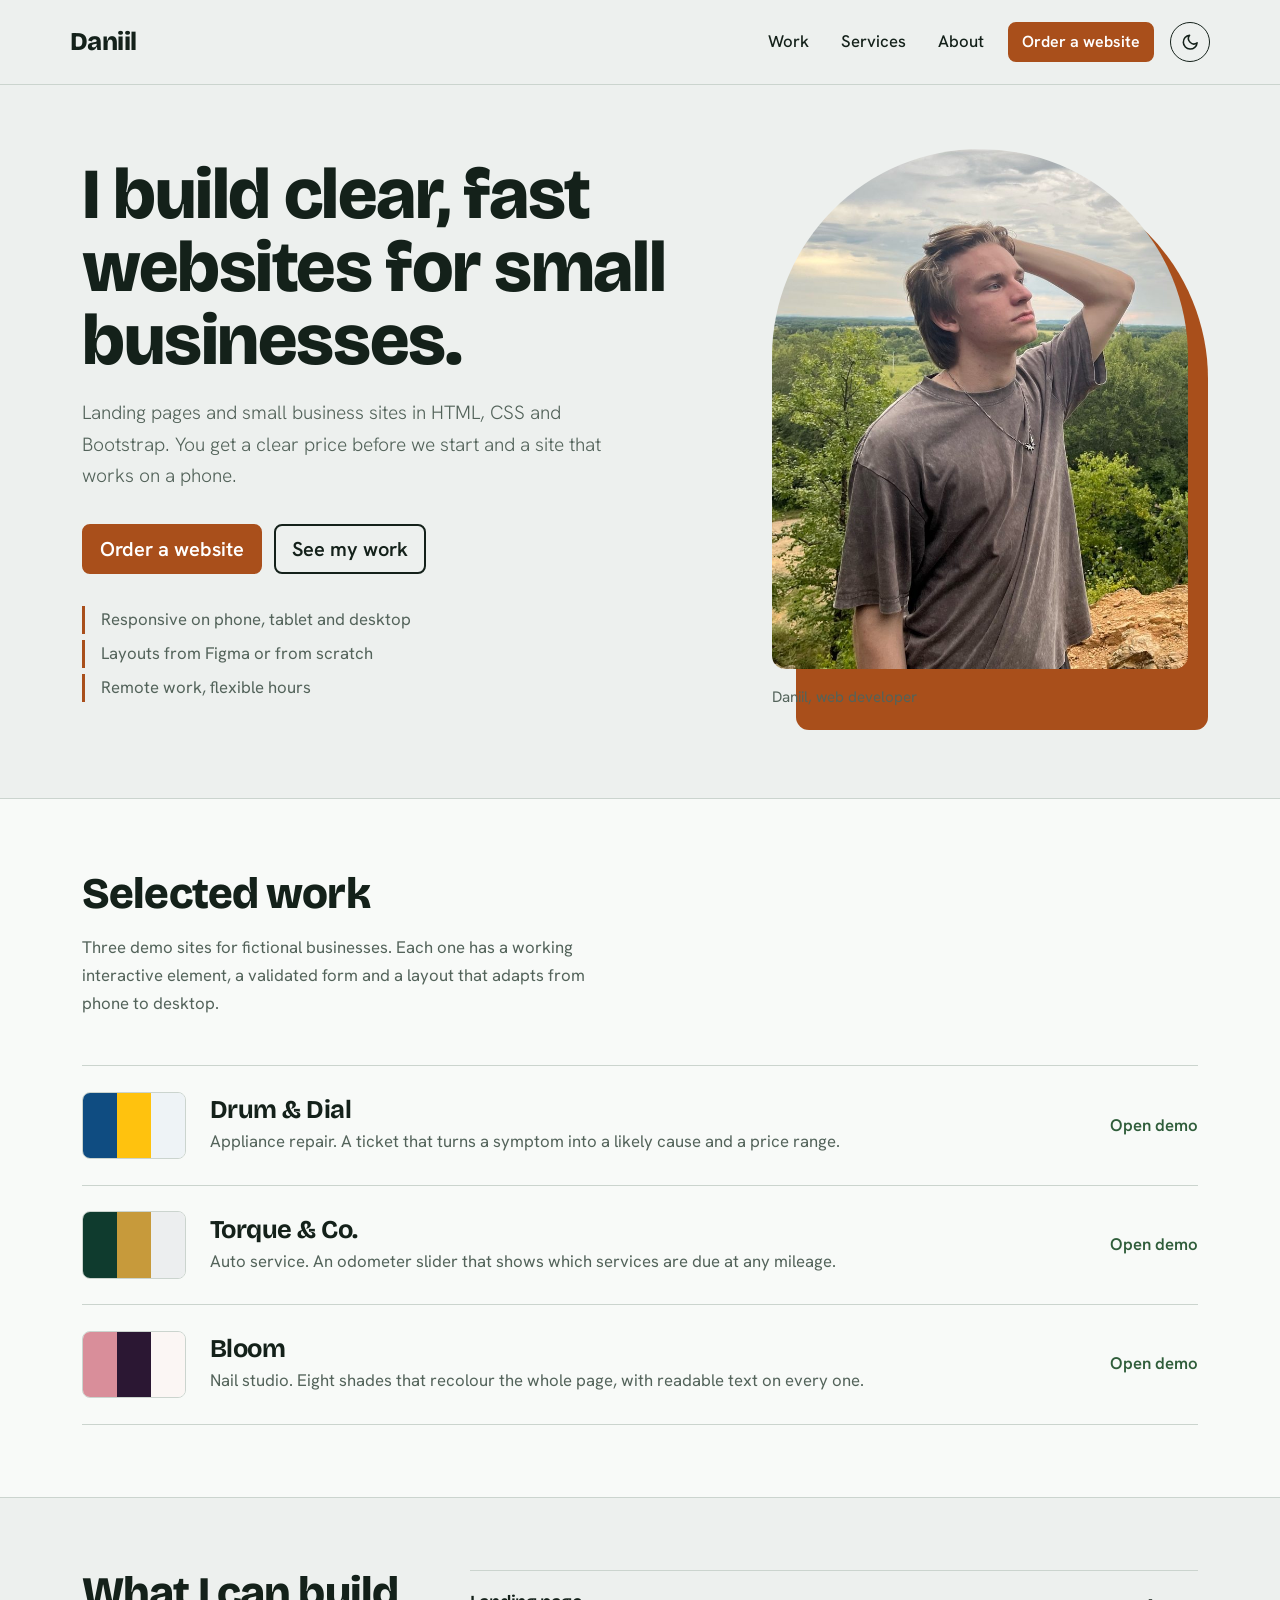
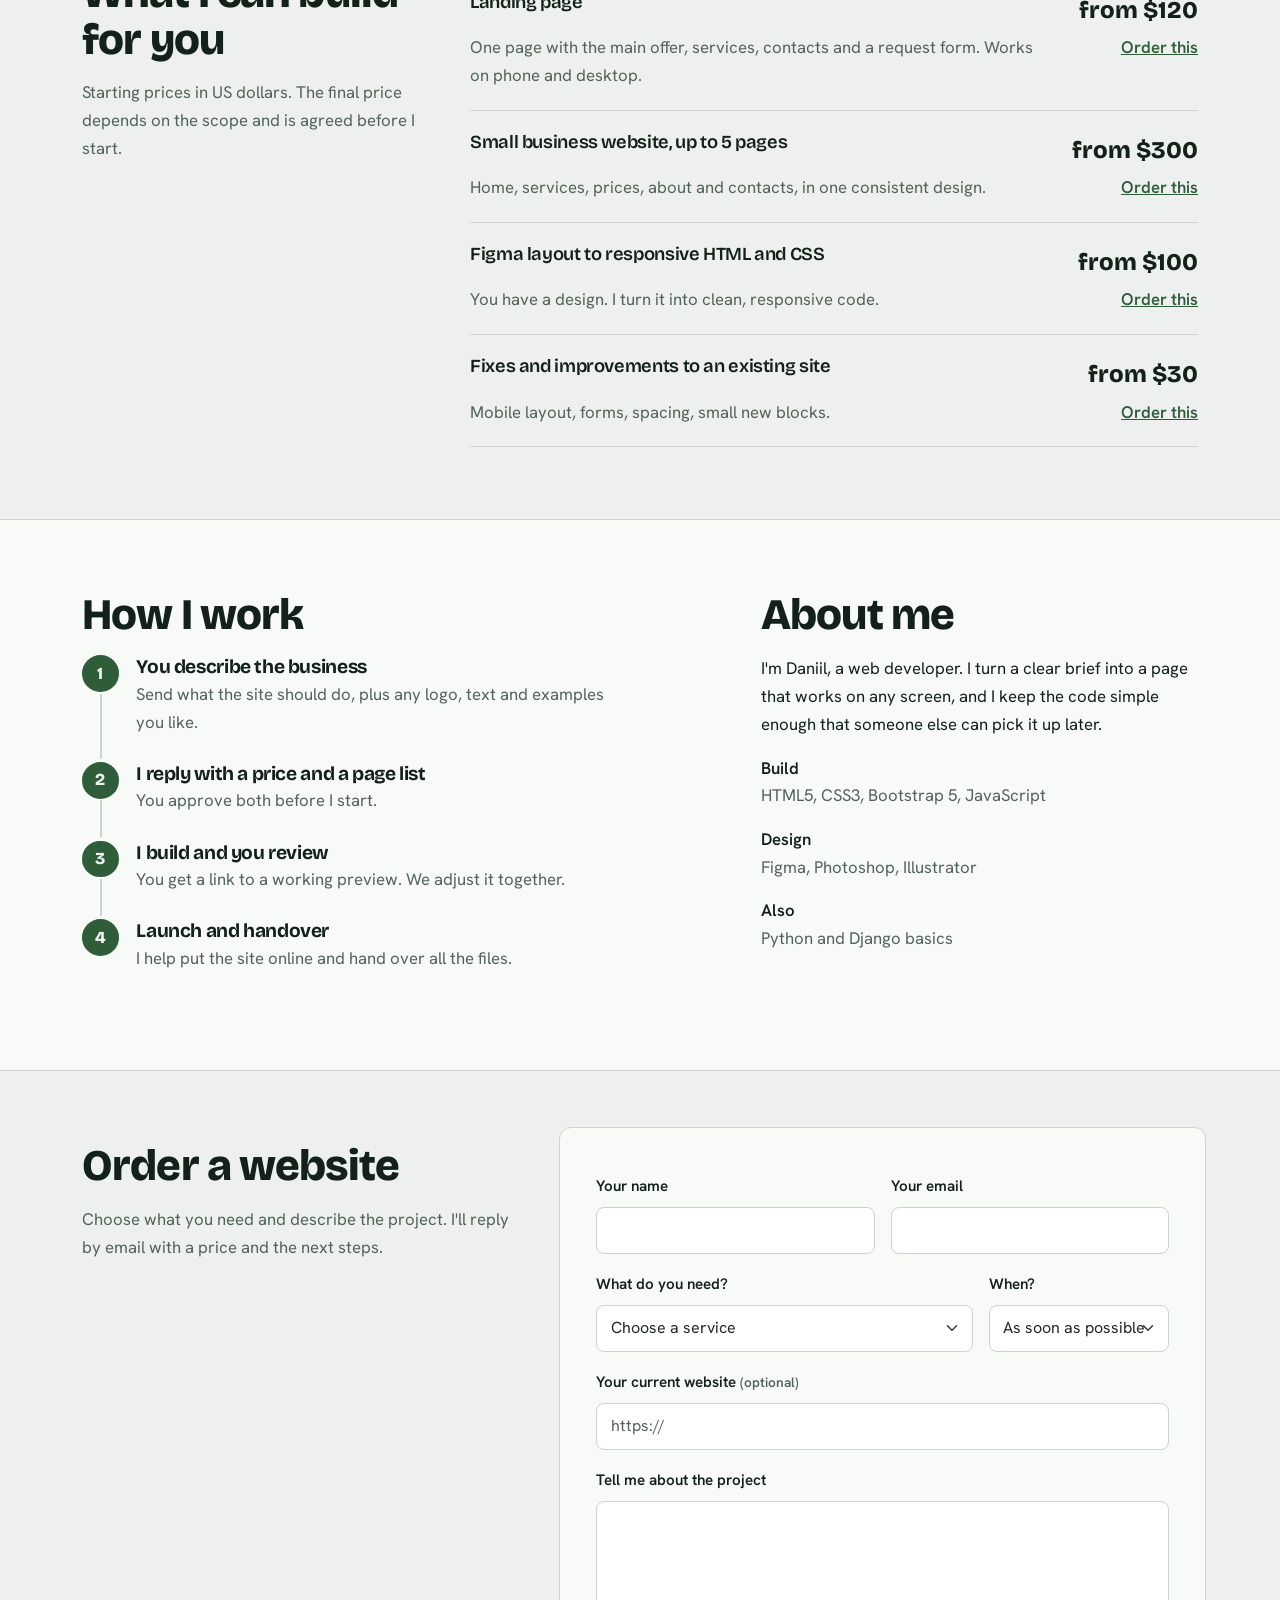
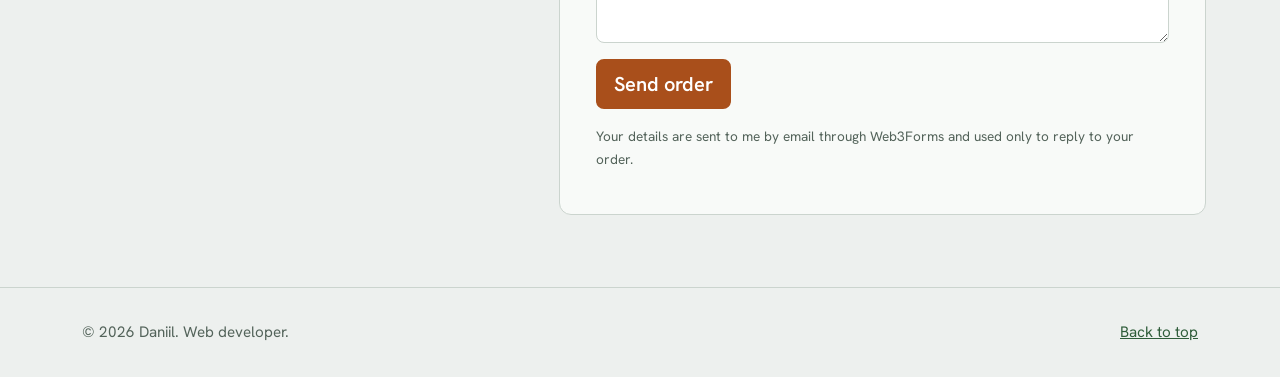
<file: index.html>
<!doctype html>
<html lang="en">
<head>
  <meta charset="utf-8">
  <meta name="viewport" content="width=device-width, initial-scale=1">
  <meta name="color-scheme" content="light dark">
  <script>(function(){try{var s=localStorage.getItem("theme");var t=s||(window.matchMedia("(prefers-color-scheme: dark)").matches?"dark":"light");document.documentElement.setAttribute("data-bs-theme",t)}catch(e){}})();</script>
  <title>Daniil – Web developer for small businesses</title>
  <meta name="description" content="Daniil builds responsive landing pages and small business websites with HTML, CSS and Bootstrap. See three demo projects and send an order.">
  <meta property="og:type" content="website">
  <meta property="og:title" content="Daniil – Web developer for small businesses">
  <meta property="og:description" content="Responsive landing pages and small business websites. See the work and send an order.">
  <link rel="icon" href="data:image/svg+xml,%3Csvg xmlns='http://www.w3.org/2000/svg' viewBox='0 0 64 64'%3E%3Crect width='64' height='64' rx='14' fill='%232f5d3a'/%3E%3Ctext x='32' y='46' font-size='40' font-family='Arial' font-weight='700' text-anchor='middle' fill='%23ffffff'%3ED%3C/text%3E%3C/svg%3E">
  <link rel="preconnect" href="https://fonts.googleapis.com">
  <link rel="preconnect" href="https://fonts.gstatic.com" crossorigin>
  <link href="https://fonts.googleapis.com/css2?family=Bricolage+Grotesque:opsz,wght@12..96,500..800&family=Hanken+Grotesk:wght@400;500;600&display=swap" rel="stylesheet">
  <link href="https://cdn.jsdelivr.net/npm/bootstrap@5.3.3/dist/css/bootstrap.min.css" rel="stylesheet">
  <link href="assets/css/portfolio.css" rel="stylesheet">
</head>
<body>
  <a class="visually-hidden-focusable skip-link" href="#main">Skip to content</a>

  <header class="site-header">
    <nav class="navbar navbar-expand-md container py-3" aria-label="Main">
      <a class="navbar-brand brand" href="#top">Daniil</a>
      <button class="navbar-toggler" type="button" data-bs-toggle="collapse" data-bs-target="#nav" aria-controls="nav" aria-expanded="false" aria-label="Toggle navigation">
        <span class="navbar-toggler-icon"></span>
      </button>
      <div class="collapse navbar-collapse" id="nav">
        <ul class="navbar-nav ms-auto align-items-md-center gap-md-3">
          <li class="nav-item"><a class="nav-link" href="#work">Work</a></li>
          <li class="nav-item"><a class="nav-link" href="#services">Services</a></li>
          <li class="nav-item"><a class="nav-link" href="#about">About</a></li>
          <li class="nav-item"><a class="btn btn-clay" href="#order">Order a website</a></li>
          <li class="nav-item">
            <button class="theme-toggle" type="button" data-theme-toggle aria-pressed="false" aria-label="Switch to dark theme" title="Switch to dark theme">
              <svg class="icon-moon" viewBox="0 0 24 24" aria-hidden="true"><path d="M21 12.8A9 9 0 1 1 11.2 3a7 7 0 0 0 9.8 9.8z"/></svg>
              <svg class="icon-sun" viewBox="0 0 24 24" aria-hidden="true"><circle cx="12" cy="12" r="4"/><path d="M12 2v2M12 20v2M4.9 4.9l1.4 1.4M17.7 17.7l1.4 1.4M2 12h2M20 12h2M4.9 19.1l1.4-1.4M17.7 6.3l1.4-1.4"/></svg>
            </button>
          </li>
        </ul>
      </div>
    </nav>
  </header>

  <main id="main">
    <section class="hero" id="top">
      <div class="container">
        <div class="row g-5 align-items-center">
          <div class="col-lg-7 order-2 order-lg-1">
            <h1>I build clear, fast websites for small businesses.</h1>
            <p class="lead">Landing pages and small business sites in HTML, CSS and Bootstrap. You get a clear price before we start and a site that works on a phone.</p>
            <div class="hero-actions">
              <a class="btn btn-clay btn-lg" href="#order">Order a website</a>
              <a class="btn btn-line btn-lg" href="#work">See my work</a>
            </div>
            <ul class="hero-facts">
              <li>Responsive on phone, tablet and desktop</li>
              <li>Layouts from Figma or from scratch</li>
              <li>Remote work, flexible hours</li>
            </ul>
          </div>
          <div class="col-lg-5 order-1 order-lg-2">
            <figure class="portrait">
              <img src="assets/img/daniil.jpg" width="800" height="1000" alt="Daniil on a hillside above a green forest, one hand raised to his hair" fetchpriority="high">
              <figcaption>Daniil, web developer</figcaption>
            </figure>
          </div>
        </div>
      </div>
    </section>

    <section class="section section-surface" id="work">
      <div class="container">
        <div class="row g-4">
          <div class="col-lg-6">
            <h2 class="section-title">Selected work</h2>
            <p class="muted">Three demo sites for fictional businesses. Each one has a working interactive element, a validated form and a layout that adapts from phone to desktop.</p>
          </div>
        </div>
        <div class="work-list">
          <a class="work" href="drum-and-dial/index.html">
            <span class="palette" aria-hidden="true"><i style="background:#0f4c81"></i><i style="background:#ffc20e"></i><i style="background:#eef3f6"></i></span>
            <span class="work-body">
              <h3 class="work-name">Drum &amp; Dial</h3>
              <span>Appliance repair. A ticket that turns a symptom into a likely cause and a price range.</span>
            </span>
            <span class="work-go">Open demo</span>
          </a>
          <a class="work" href="torque-auto/index.html">
            <span class="palette" aria-hidden="true"><i style="background:#0f3b2e"></i><i style="background:#c79a3b"></i><i style="background:#eceeef"></i></span>
            <span class="work-body">
              <h3 class="work-name">Torque &amp; Co.</h3>
              <span>Auto service. An odometer slider that shows which services are due at any mileage.</span>
            </span>
            <span class="work-go">Open demo</span>
          </a>
          <a class="work" href="bloom-nails/index.html">
            <span class="palette" aria-hidden="true"><i style="background:#d98e9a"></i><i style="background:#2b1733"></i><i style="background:#fbf6f4"></i></span>
            <span class="work-body">
              <h3 class="work-name">Bloom</h3>
              <span>Nail studio. Eight shades that recolour the whole page, with readable text on every one.</span>
            </span>
            <span class="work-go">Open demo</span>
          </a>
        </div>
      </div>
    </section>

    <section class="section" id="services">
      <div class="container">
        <div class="row g-5">
          <div class="col-lg-4">
            <h2 class="section-title">What I can build for you</h2>
            <p class="muted">Starting prices in US dollars. The final price depends on the scope and is agreed before I start.</p>
          </div>
          <div class="col-lg-8">
            <ul class="service-list" id="serviceList"></ul>
            <noscript><p class="muted">Turn on JavaScript to see the price list and use the order form.</p></noscript>
          </div>
        </div>
      </div>
    </section>

    <section class="section section-surface" id="about">
      <div class="container">
        <div class="row g-5">
          <div class="col-lg-6">
            <h2 class="section-title">How I work</h2>
            <ol class="steps">
              <li><h3>You describe the business</h3><p>Send what the site should do, plus any logo, text and examples you like.</p></li>
              <li><h3>I reply with a price and a page list</h3><p>You approve both before I start.</p></li>
              <li><h3>I build and you review</h3><p>You get a link to a working preview. We adjust it together.</p></li>
              <li><h3>Launch and handover</h3><p>I help put the site online and hand over all the files.</p></li>
            </ol>
          </div>
          <div class="col-lg-5 offset-lg-1">
            <h2 class="section-title">About me</h2>
            <p>I'm Daniil, a web developer. I turn a clear brief into a page that works on any screen, and I keep the code simple enough that someone else can pick it up later.</p>
            <dl class="tools">
              <dt>Build</dt><dd>HTML5, CSS3, Bootstrap 5, JavaScript</dd>
              <dt>Design</dt><dd>Figma, Photoshop, Illustrator</dd>
              <dt>Also</dt><dd>Python and Django basics</dd>
            </dl>
          </div>
        </div>
      </div>
    </section>

    <section class="section" id="order">
      <div class="container">
        <div class="row g-5">
          <div class="col-lg-5">
            <h2 class="section-title">Order a website</h2>
            <p class="muted">Choose what you need and describe the project. I'll reply by email with a price and the next steps.</p>
            <div class="price-panel" id="productInfo" aria-live="polite" hidden>
              <strong id="infoName"></strong>
              <span class="from" id="infoPrice"></span>
              <p class="mb-0 muted" id="infoNote"></p>
            </div>
          </div>
          <div class="col-lg-7">
            <form id="orderForm" class="order-form row g-3 needs-validation" novalidate>
              <div class="col-md-6">
                <label for="name" class="form-label">Your name</label>
                <input type="text" id="name" name="name" class="form-control" autocomplete="name" required>
                <div class="invalid-feedback">Enter your name.</div>
              </div>
              <div class="col-md-6">
                <label for="email" class="form-label">Your email</label>
                <input type="email" id="email" name="email" class="form-control" autocomplete="email" required>
                <div class="invalid-feedback">Enter an email I can reply to.</div>
              </div>
              <div class="col-md-8">
                <label for="product" class="form-label">What do you need?</label>
                <select id="product" name="product" class="form-select" required>
                  <option value="">Choose a service</option>
                </select>
                <div class="invalid-feedback">Choose a service.</div>
              </div>
              <div class="col-md-4">
                <label for="deadline" class="form-label">When?</label>
                <select id="deadline" name="deadline" class="form-select">
                  <option>As soon as possible</option>
                  <option>Within 2 weeks</option>
                  <option>Within a month</option>
                  <option>No rush</option>
                </select>
              </div>
              <div class="col-12">
                <label for="site" class="form-label">Your current website <span class="fine">(optional)</span></label>
                <input type="url" id="site" name="site" class="form-control" placeholder="https://">
                <div class="invalid-feedback">Enter a full address starting with https://</div>
              </div>
              <div class="col-12">
                <label for="message" class="form-label">Tell me about the project</label>
                <textarea id="message" name="message" class="form-control" rows="5" minlength="20" required></textarea>
                <div class="invalid-feedback">Write at least 20 characters: what the business does and what the site should do.</div>
              </div>
              <div class="hp" aria-hidden="true">
                <label for="botcheck">Leave this empty</label>
                <input type="checkbox" id="botcheck" name="botcheck" tabindex="-1" autocomplete="off">
              </div>
              <div class="col-12">
                <button type="submit" class="btn btn-clay btn-lg" id="sendBtn">Send order</button>
                <p class="fine mt-3 mb-0">Your details are sent to me by email through Web3Forms and used only to reply to your order.</p>
              </div>
              <div class="col-12">
                <div id="formStatus" class="form-status" role="status" hidden></div>
              </div>
            </form>
          </div>
        </div>
      </div>
    </section>
  </main>

  <footer class="site-footer">
    <div class="container d-flex flex-column flex-md-row justify-content-between gap-2">
      <span>&copy; <span id="year">2026</span> Daniil. Web developer.</span>
      <a href="#top">Back to top</a>
    </div>
  </footer>

  <script src="https://cdn.jsdelivr.net/npm/bootstrap@5.3.3/dist/js/bootstrap.bundle.min.js"></script>
  <script src="assets/js/config.js"></script>
  <script src="assets/js/theme.js"></script>
  <script src="assets/js/portfolio.js"></script>
</body>
</html>
</file>
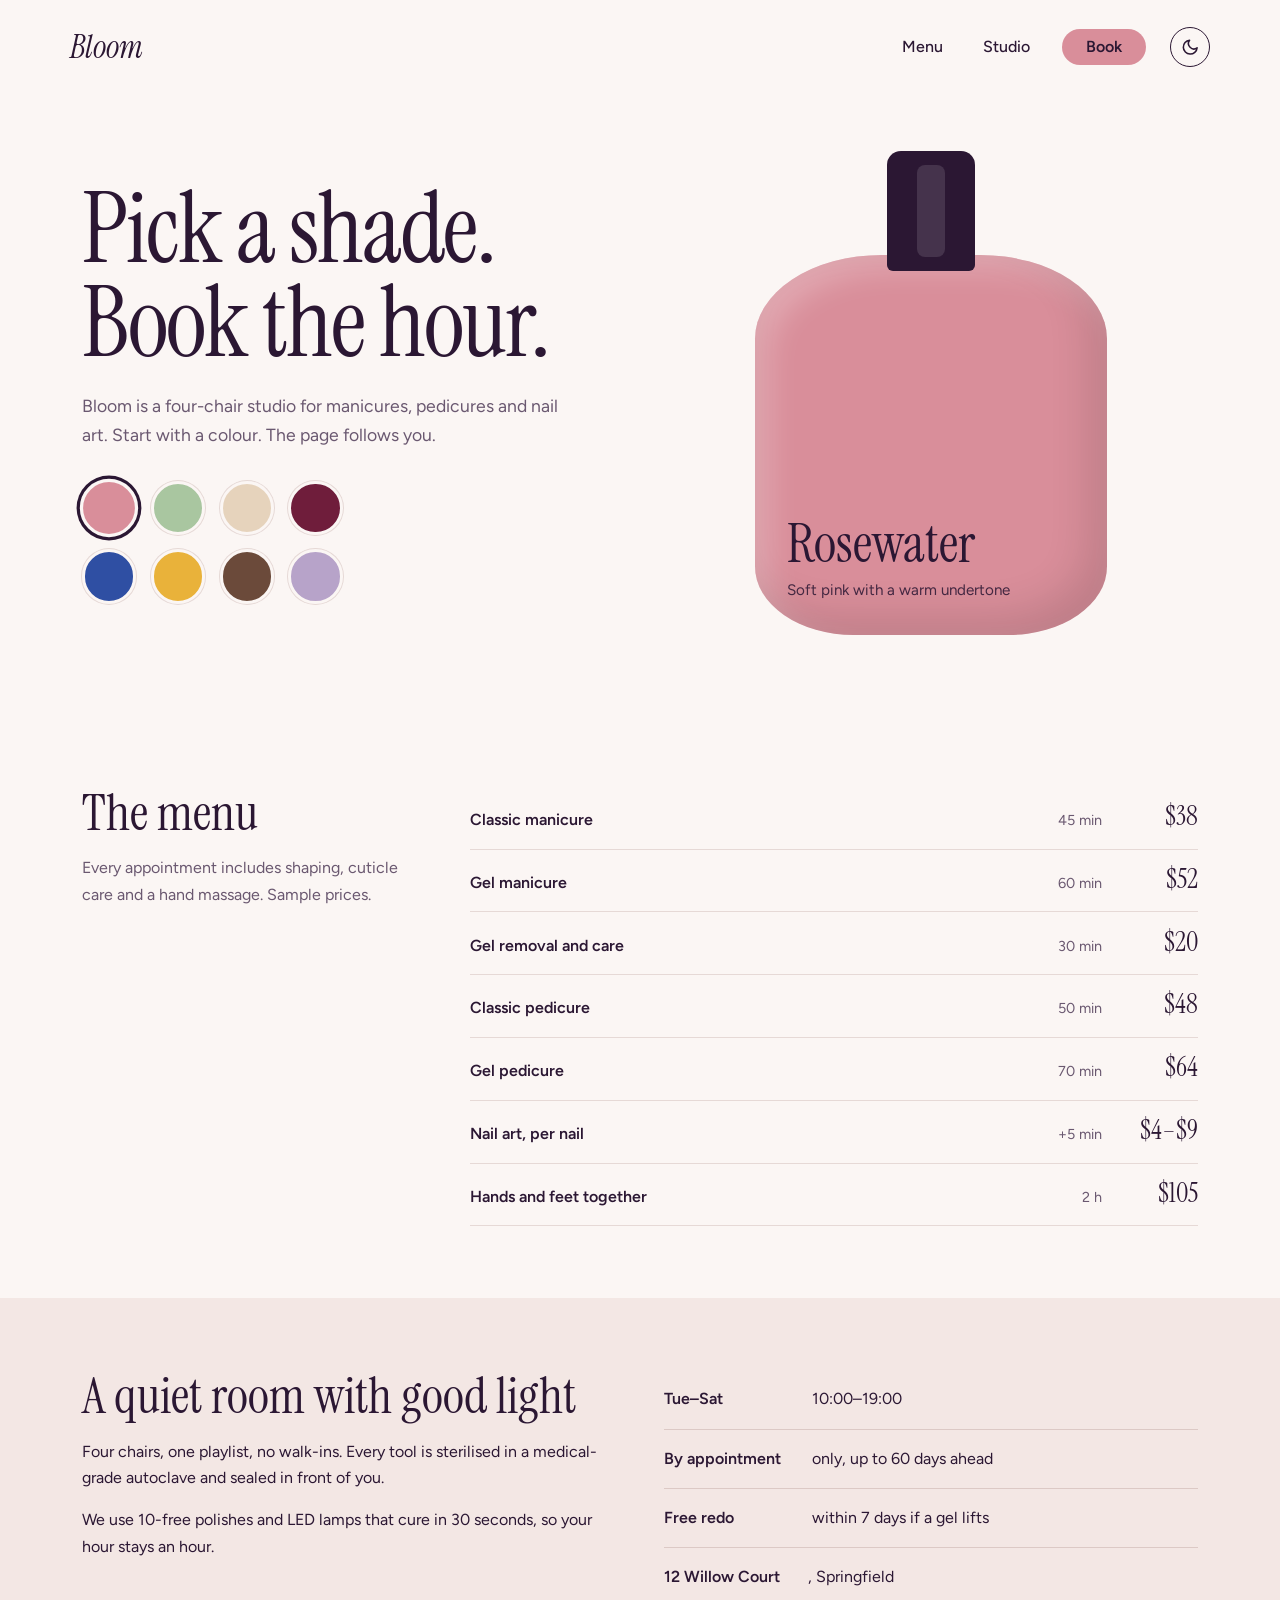
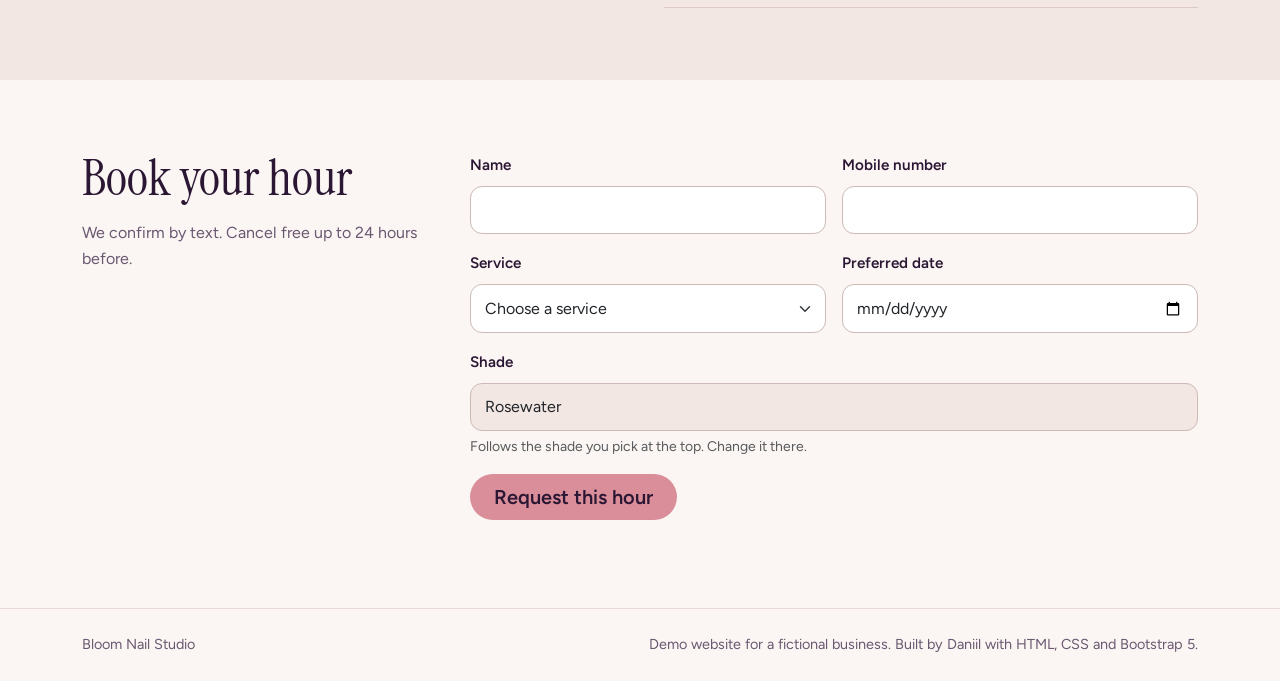
<file: bloom-nails/index.html>
<!doctype html>
<html lang="en">
<head>
  <meta charset="utf-8">
  <meta name="viewport" content="width=device-width, initial-scale=1">
  <meta name="color-scheme" content="light dark">
  <script>(function(){try{var s=localStorage.getItem("theme");var t=s||(window.matchMedia("(prefers-color-scheme: dark)").matches?"dark":"light");document.documentElement.setAttribute("data-bs-theme",t)}catch(e){}})();</script>
  <title>Bloom – Nail studio by appointment</title>
  <meta name="description" content="Manicures, pedicures and nail art in a quiet studio. Pick your shade, then book your hour. Demo website.">
  <link rel="preconnect" href="https://fonts.googleapis.com">
  <link rel="preconnect" href="https://fonts.gstatic.com" crossorigin>
  <link href="https://fonts.googleapis.com/css2?family=Figtree:wght@400;500;600&family=Instrument+Serif:ital@0;1&display=swap" rel="stylesheet">
  <link href="https://cdn.jsdelivr.net/npm/bootstrap@5.3.3/dist/css/bootstrap.min.css" rel="stylesheet">
  <link href="css/style.css" rel="stylesheet">
</head>
<body>
  <a class="visually-hidden-focusable skip-link" href="#main">Skip to content</a>

  <header>
    <nav class="navbar navbar-expand-md container py-3" aria-label="Main">
      <a class="navbar-brand brand" href="#top">Bloom</a>
      <button class="navbar-toggler" type="button" data-bs-toggle="collapse" data-bs-target="#nav" aria-controls="nav" aria-expanded="false" aria-label="Toggle navigation">
        <span class="navbar-toggler-icon"></span>
      </button>
      <div class="collapse navbar-collapse" id="nav">
        <ul class="navbar-nav ms-auto align-items-md-center gap-md-4">
          <li class="nav-item"><a class="nav-link" href="#menu">Menu</a></li>
          <li class="nav-item"><a class="nav-link" href="#studio">Studio</a></li>
          <li class="nav-item"><a class="btn btn-accent" href="#book">Book</a></li>
          <li class="nav-item">
            <button class="theme-toggle" type="button" data-theme-toggle aria-pressed="false" aria-label="Switch to dark theme" title="Switch to dark theme">
              <svg class="icon-moon" viewBox="0 0 24 24" aria-hidden="true"><path d="M21 12.8A9 9 0 1 1 11.2 3a7 7 0 0 0 9.8 9.8z"/></svg>
              <svg class="icon-sun" viewBox="0 0 24 24" aria-hidden="true"><circle cx="12" cy="12" r="4"/><path d="M12 2v2M12 20v2M4.9 4.9l1.4 1.4M17.7 17.7l1.4 1.4M2 12h2M20 12h2M4.9 19.1l1.4-1.4M17.7 6.3l1.4-1.4"/></svg>
            </button>
          </li>
        </ul>
      </div>
    </nav>
  </header>

  <main id="main">
    <!-- Hero: shade wall -->
    <section class="hero" id="top">
      <div class="container">
        <div class="row g-5 align-items-center">
          <div class="col-lg-6 order-2 order-lg-1">
            <h1 class="hero-title">Pick a shade.<br>Book the hour.</h1>
            <p class="hero-lead">Bloom is a four-chair studio for manicures, pedicures and nail art. Start with a colour. The page follows you.</p>

            <fieldset class="shades">
              <legend class="visually-hidden">Choose a nail shade</legend>
              <div id="shadeList" class="shade-list"></div>
            </fieldset>
          </div>

          <div class="col-lg-6 order-1 order-lg-2">
            <div class="bottle" aria-live="polite">
              <div class="bottle-cap" aria-hidden="true"></div>
              <div class="bottle-glass" id="bottleGlass">
                <span class="bottle-name" id="shadeName">Rosewater</span>
                <span class="bottle-note" id="shadeNote">Soft pink with a warm undertone</span>
              </div>
            </div>
          </div>
        </div>
      </div>
    </section>

    <!-- Menu -->
    <section class="section" id="menu">
      <div class="container">
        <div class="row g-5">
          <div class="col-lg-4">
            <h2 class="section-title">The menu</h2>
            <p class="muted">Every appointment includes shaping, cuticle care and a hand massage. Sample prices.</p>
          </div>
          <div class="col-lg-8">
            <dl class="menu-list">
              <div><dt>Classic manicure</dt><dd class="time">45 min</dd><dd class="price">$38</dd></div>
              <div><dt>Gel manicure</dt><dd class="time">60 min</dd><dd class="price">$52</dd></div>
              <div><dt>Gel removal and care</dt><dd class="time">30 min</dd><dd class="price">$20</dd></div>
              <div><dt>Classic pedicure</dt><dd class="time">50 min</dd><dd class="price">$48</dd></div>
              <div><dt>Gel pedicure</dt><dd class="time">70 min</dd><dd class="price">$64</dd></div>
              <div><dt>Nail art, per nail</dt><dd class="time">+5 min</dd><dd class="price">$4–$9</dd></div>
              <div><dt>Hands and feet together</dt><dd class="time">2 h</dd><dd class="price">$105</dd></div>
            </dl>
          </div>
        </div>
      </div>
    </section>

    <!-- Studio -->
    <section class="section section-soft" id="studio">
      <div class="container">
        <div class="row g-5 align-items-start">
          <div class="col-lg-6">
            <h2 class="section-title">A quiet room with good light</h2>
            <p>Four chairs, one playlist, no walk-ins. Every tool is sterilised in a medical-grade autoclave and sealed in front of you.</p>
            <p>We use 10-free polishes and LED lamps that cure in 30 seconds, so your hour stays an hour.</p>
          </div>
          <div class="col-lg-6">
            <ul class="studio-facts">
              <li><strong>Tue–Sat</strong> 10:00–19:00</li>
              <li><strong>By appointment</strong> only, up to 60 days ahead</li>
              <li><strong>Free redo</strong> within 7 days if a gel lifts</li>
              <li><strong>12 Willow Court</strong>, Springfield</li>
            </ul>
          </div>
        </div>
      </div>
    </section>

    <!-- Booking -->
    <section class="section" id="book">
      <div class="container">
        <div class="row g-5">
          <div class="col-lg-4">
            <h2 class="section-title">Book your hour</h2>
            <p class="muted">We confirm by text. Cancel free up to 24 hours before.</p>
          </div>
          <div class="col-lg-8">
            <form id="bookForm" class="row g-3 needs-validation" novalidate>
              <div class="col-md-6">
                <label for="name" class="form-label">Name</label>
                <input type="text" id="name" class="form-control" autocomplete="name" required>
                <div class="invalid-feedback">Enter your name.</div>
              </div>
              <div class="col-md-6">
                <label for="phone" class="form-label">Mobile number</label>
                <input type="tel" id="phone" class="form-control" autocomplete="tel" pattern="[0-9+()\-\s]{7,}" required>
                <div class="invalid-feedback">Enter a number we can text.</div>
              </div>
              <div class="col-md-6">
                <label for="service" class="form-label">Service</label>
                <select id="service" class="form-select" required>
                  <option value="">Choose a service</option>
                  <option>Classic manicure</option>
                  <option>Gel manicure</option>
                  <option>Gel removal and care</option>
                  <option>Classic pedicure</option>
                  <option>Gel pedicure</option>
                  <option>Hands and feet together</option>
                </select>
                <div class="invalid-feedback">Choose a service.</div>
              </div>
              <div class="col-md-6">
                <label for="date" class="form-label">Preferred date</label>
                <input type="date" id="date" class="form-control" required>
                <div class="invalid-feedback">Pick a date.</div>
              </div>
              <div class="col-12">
                <label for="shade" class="form-label">Shade</label>
                <input type="text" id="shade" class="form-control" readonly>
                <div class="form-text">Follows the shade you pick at the top. Change it there.</div>
              </div>
              <div class="col-12">
                <button type="submit" class="btn btn-accent btn-lg">Request this hour</button>
              </div>
              <div class="col-12">
                <div id="formStatus" class="form-status" role="status" hidden></div>
              </div>
            </form>
          </div>
        </div>
      </div>
    </section>
  </main>

  <footer class="site-footer">
    <div class="container d-flex flex-column flex-md-row justify-content-between gap-2">
      <span>Bloom Nail Studio</span>
      <span>Demo website for a fictional business. Built by Daniil with HTML, CSS and Bootstrap 5.</span>
    </div>
  </footer>

  <script src="https://cdn.jsdelivr.net/npm/bootstrap@5.3.3/dist/js/bootstrap.bundle.min.js"></script>
  <script src="js/theme.js"></script>
  <script src="js/main.js"></script>
</body>
</html>
</file>
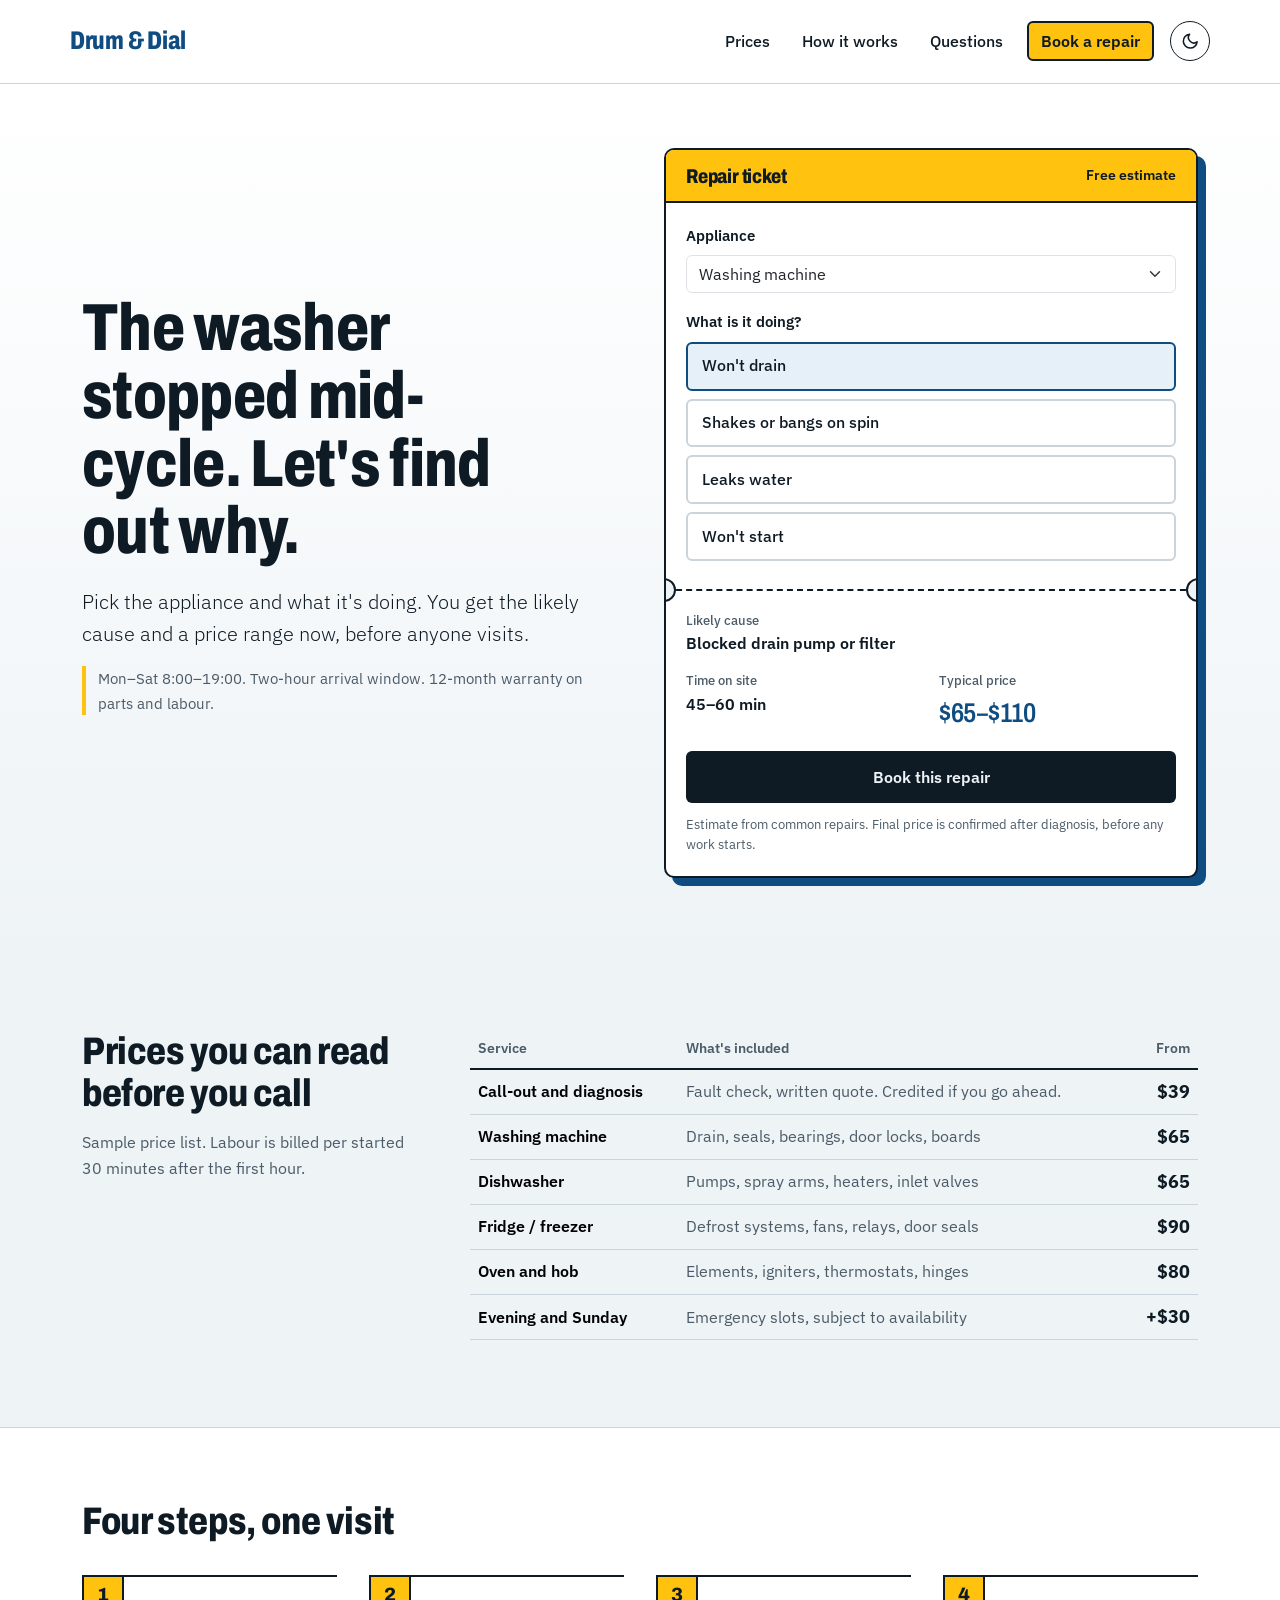
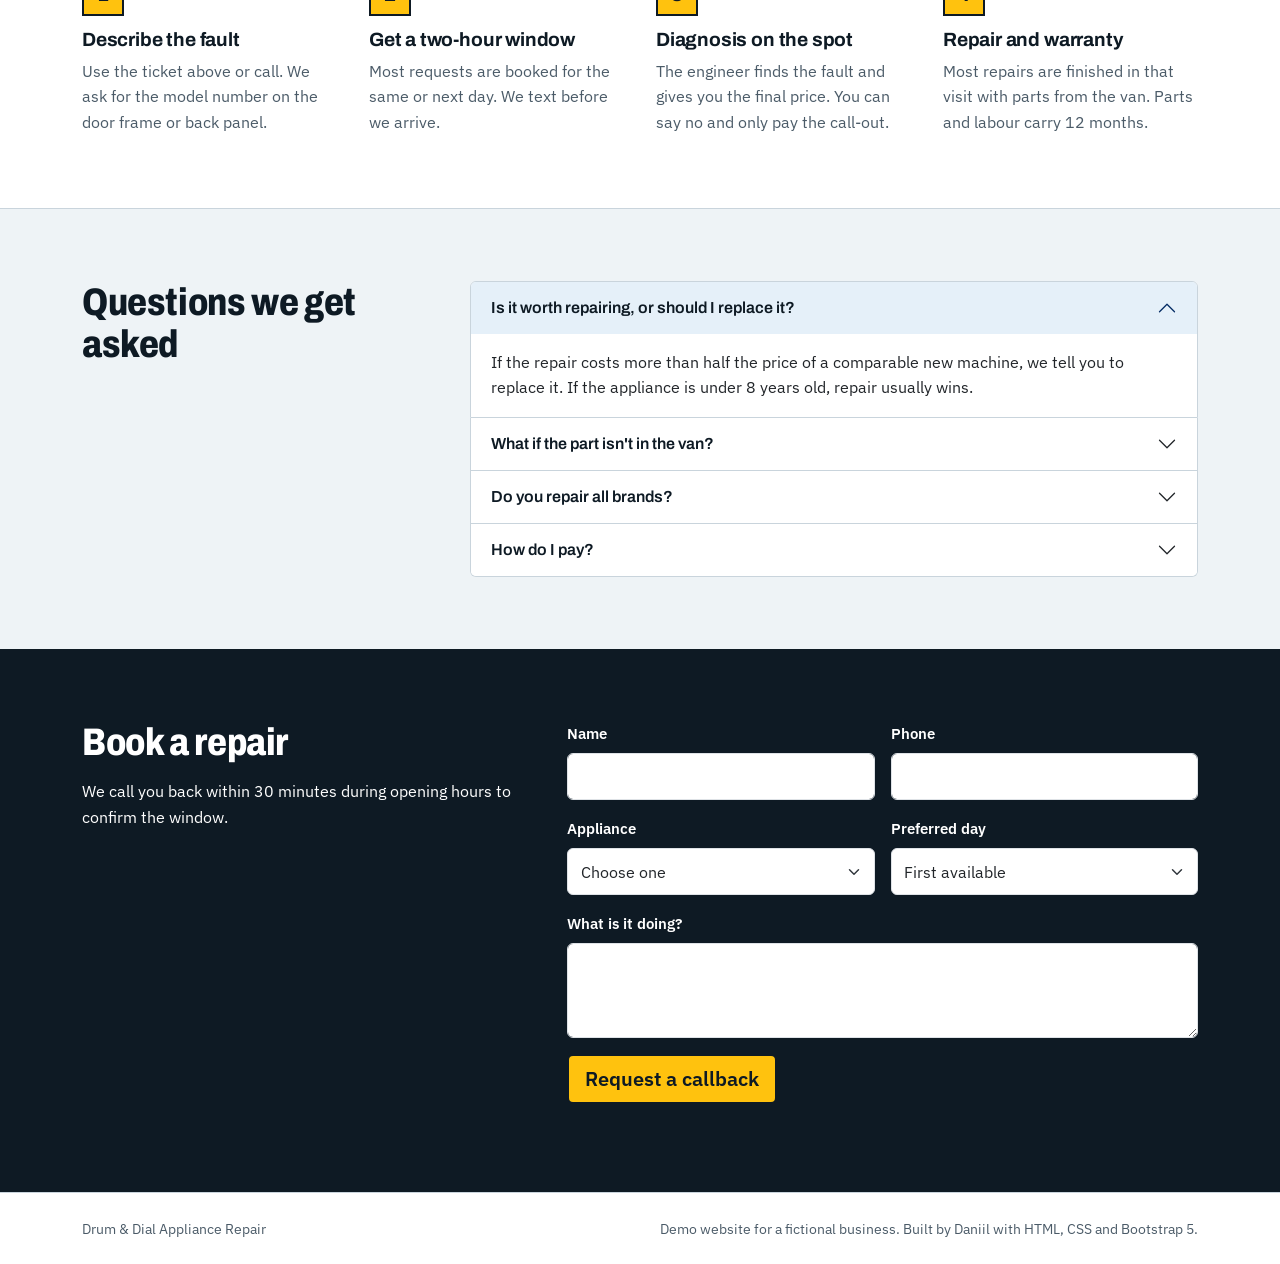
<file: drum-and-dial/index.html>
<!doctype html>
<html lang="en">
<head>
  <meta charset="utf-8">
  <meta name="viewport" content="width=device-width, initial-scale=1">
  <meta name="color-scheme" content="light dark">
  <script>(function(){try{var s=localStorage.getItem("theme");var t=s||(window.matchMedia("(prefers-color-scheme: dark)").matches?"dark":"light");document.documentElement.setAttribute("data-bs-theme",t)}catch(e){}})();</script>
  <title>Drum &amp; Dial – Appliance repair, same-day slots</title>
  <meta name="description" content="Washing machine, dishwasher, fridge and oven repair with a price range before we visit. Demo website.">
  <link rel="preconnect" href="https://fonts.googleapis.com">
  <link rel="preconnect" href="https://fonts.gstatic.com" crossorigin>
  <link href="https://fonts.googleapis.com/css2?family=Archivo:wdth,wght@62..125,500..900&family=IBM+Plex+Sans:wght@400;500;600&display=swap" rel="stylesheet">
  <link href="https://cdn.jsdelivr.net/npm/bootstrap@5.3.3/dist/css/bootstrap.min.css" rel="stylesheet">
  <link href="css/style.css" rel="stylesheet">
</head>
<body>
  <a class="visually-hidden-focusable skip-link" href="#main">Skip to content</a>

  <header class="site-header">
    <nav class="navbar navbar-expand-md container py-3" aria-label="Main">
      <a class="navbar-brand brand" href="#top">Drum &amp; Dial</a>
      <button class="navbar-toggler" type="button" data-bs-toggle="collapse" data-bs-target="#nav" aria-controls="nav" aria-expanded="false" aria-label="Toggle navigation">
        <span class="navbar-toggler-icon"></span>
      </button>
      <div class="collapse navbar-collapse" id="nav">
        <ul class="navbar-nav ms-auto align-items-md-center gap-md-3">
          <li class="nav-item"><a class="nav-link" href="#prices">Prices</a></li>
          <li class="nav-item"><a class="nav-link" href="#how">How it works</a></li>
          <li class="nav-item"><a class="nav-link" href="#faq">Questions</a></li>
          <li class="nav-item"><a class="btn btn-tag" href="#book">Book a repair</a></li>
          <li class="nav-item">
            <button class="theme-toggle" type="button" data-theme-toggle aria-pressed="false" aria-label="Switch to dark theme" title="Switch to dark theme">
              <svg class="icon-moon" viewBox="0 0 24 24" aria-hidden="true"><path d="M21 12.8A9 9 0 1 1 11.2 3a7 7 0 0 0 9.8 9.8z"/></svg>
              <svg class="icon-sun" viewBox="0 0 24 24" aria-hidden="true"><circle cx="12" cy="12" r="4"/><path d="M12 2v2M12 20v2M4.9 4.9l1.4 1.4M17.7 17.7l1.4 1.4M2 12h2M20 12h2M4.9 19.1l1.4-1.4M17.7 6.3l1.4-1.4"/></svg>
            </button>
          </li>
        </ul>
      </div>
    </nav>
  </header>

  <main id="main">
    <!-- Hero with diagnosis ticket -->
    <section class="hero" id="top">
      <div class="container">
        <div class="row align-items-center g-5">
          <div class="col-lg-6">
            <h1 class="hero-title">The washer stopped mid-cycle. Let's find out why.</h1>
            <p class="lead hero-lead">Pick the appliance and what it's doing. You get the likely cause and a price range now, before anyone visits.</p>
            <p class="hero-note">Mon–Sat 8:00–19:00. Two-hour arrival window. 12-month warranty on parts and labour.</p>
          </div>

          <div class="col-lg-6">
            <form class="ticket" id="diagnose" aria-labelledby="ticket-title">
              <div class="ticket-head">
                <h2 id="ticket-title" class="ticket-title">Repair ticket</h2>
                <span class="ticket-id">Free estimate</span>
              </div>

              <div class="ticket-body">
                <label for="appliance" class="form-label">Appliance</label>
                <select id="appliance" class="form-select mb-3">
                  <option value="washer">Washing machine</option>
                  <option value="dishwasher">Dishwasher</option>
                  <option value="fridge">Fridge / freezer</option>
                  <option value="oven">Oven</option>
                </select>

                <fieldset class="mb-3">
                  <legend class="form-label">What is it doing?</legend>
                  <div id="symptoms" class="symptoms"></div>
                </fieldset>
              </div>

              <div class="ticket-tear" aria-hidden="true"></div>

              <div class="ticket-result" id="result" aria-live="polite">
                <dl class="result-grid">
                  <div><dt>Likely cause</dt><dd id="r-cause"></dd></div>
                  <div><dt>Time on site</dt><dd id="r-time"></dd></div>
                  <div><dt>Typical price</dt><dd id="r-price" class="price-figure"></dd></div>
                </dl>
                <a href="#book" class="btn btn-ink w-100" id="r-book">Book this repair</a>
                <p class="fine">Estimate from common repairs. Final price is confirmed after diagnosis, before any work starts.</p>
              </div>
            </form>
          </div>
        </div>
      </div>
    </section>

    <!-- Prices -->
    <section class="section" id="prices">
      <div class="container">
        <div class="row g-5">
          <div class="col-lg-4">
            <h2 class="section-title">Prices you can read before you call</h2>
            <p class="muted">Sample price list. Labour is billed per started 30 minutes after the first hour.</p>
          </div>
          <div class="col-lg-8">
            <div class="table-responsive">
              <table class="table price-table align-middle">
                <caption class="visually-hidden">Repair prices</caption>
                <thead>
                  <tr><th scope="col">Service</th><th scope="col">What's included</th><th scope="col" class="text-end">From</th></tr>
                </thead>
                <tbody>
                  <tr><th scope="row">Call-out and diagnosis</th><td>Fault check, written quote. Credited if you go ahead.</td><td class="text-end">$39</td></tr>
                  <tr><th scope="row">Washing machine</th><td>Drain, seals, bearings, door locks, boards</td><td class="text-end">$65</td></tr>
                  <tr><th scope="row">Dishwasher</th><td>Pumps, spray arms, heaters, inlet valves</td><td class="text-end">$65</td></tr>
                  <tr><th scope="row">Fridge / freezer</th><td>Defrost systems, fans, relays, door seals</td><td class="text-end">$90</td></tr>
                  <tr><th scope="row">Oven and hob</th><td>Elements, igniters, thermostats, hinges</td><td class="text-end">$80</td></tr>
                  <tr><th scope="row">Evening and Sunday</th><td>Emergency slots, subject to availability</td><td class="text-end">+$30</td></tr>
                </tbody>
              </table>
            </div>
          </div>
        </div>
      </div>
    </section>

    <!-- How it works: a real sequence -->
    <section class="section section-tint" id="how">
      <div class="container">
        <h2 class="section-title">Four steps, one visit</h2>
        <ol class="steps">
          <li><h3>Describe the fault</h3><p>Use the ticket above or call. We ask for the model number on the door frame or back panel.</p></li>
          <li><h3>Get a two-hour window</h3><p>Most requests are booked for the same or next day. We text before we arrive.</p></li>
          <li><h3>Diagnosis on the spot</h3><p>The engineer finds the fault and gives you the final price. You can say no and only pay the call-out.</p></li>
          <li><h3>Repair and warranty</h3><p>Most repairs are finished in that visit with parts from the van. Parts and labour carry 12 months.</p></li>
        </ol>
      </div>
    </section>

    <!-- FAQ -->
    <section class="section" id="faq">
      <div class="container">
        <div class="row g-5">
          <div class="col-lg-4">
            <h2 class="section-title">Questions we get asked</h2>
          </div>
          <div class="col-lg-8">
            <div class="accordion faq" id="faqList">
              <div class="accordion-item">
                <h3 class="accordion-header"><button class="accordion-button" type="button" data-bs-toggle="collapse" data-bs-target="#q1" aria-expanded="true" aria-controls="q1">Is it worth repairing, or should I replace it?</button></h3>
                <div id="q1" class="accordion-collapse collapse show" data-bs-parent="#faqList"><div class="accordion-body">If the repair costs more than half the price of a comparable new machine, we tell you to replace it. If the appliance is under 8 years old, repair usually wins.</div></div>
              </div>
              <div class="accordion-item">
                <h3 class="accordion-header"><button class="accordion-button collapsed" type="button" data-bs-toggle="collapse" data-bs-target="#q2" aria-expanded="false" aria-controls="q2">What if the part isn't in the van?</button></h3>
                <div id="q2" class="accordion-collapse collapse" data-bs-parent="#faqList"><div class="accordion-body">We order it the same day and return within 3 working days. The call-out fee is not charged twice.</div></div>
              </div>
              <div class="accordion-item">
                <h3 class="accordion-header"><button class="accordion-button collapsed" type="button" data-bs-toggle="collapse" data-bs-target="#q3" aria-expanded="false" aria-controls="q3">Do you repair all brands?</button></h3>
                <div id="q3" class="accordion-collapse collapse" data-bs-parent="#faqList"><div class="accordion-body">All major brands sold in the last 15 years. Built-in and integrated models are included.</div></div>
              </div>
              <div class="accordion-item">
                <h3 class="accordion-header"><button class="accordion-button collapsed" type="button" data-bs-toggle="collapse" data-bs-target="#q4" aria-expanded="false" aria-controls="q4">How do I pay?</button></h3>
                <div id="q4" class="accordion-collapse collapse" data-bs-parent="#faqList"><div class="accordion-body">Card or bank transfer after the repair is finished. No deposit.</div></div>
              </div>
            </div>
          </div>
        </div>
      </div>
    </section>

    <!-- Booking form -->
    <section class="section section-ink" id="book">
      <div class="container">
        <div class="row g-5">
          <div class="col-lg-5">
            <h2 class="section-title">Book a repair</h2>
            <p>We call you back within 30 minutes during opening hours to confirm the window.</p>
          </div>
          <div class="col-lg-7">
            <form id="bookForm" class="row g-3 needs-validation" novalidate>
              <div class="col-md-6">
                <label for="name" class="form-label">Name</label>
                <input type="text" class="form-control" id="name" autocomplete="name" required>
                <div class="invalid-feedback">Enter your name.</div>
              </div>
              <div class="col-md-6">
                <label for="phone" class="form-label">Phone</label>
                <input type="tel" class="form-control" id="phone" autocomplete="tel" pattern="[0-9+()\-\s]{7,}" required>
                <div class="invalid-feedback">Enter a phone number we can call.</div>
              </div>
              <div class="col-md-6">
                <label for="appliance-book" class="form-label">Appliance</label>
                <select id="appliance-book" class="form-select" required>
                  <option value="">Choose one</option>
                  <option value="washer">Washing machine</option>
                  <option value="dishwasher">Dishwasher</option>
                  <option value="fridge">Fridge / freezer</option>
                  <option value="oven">Oven</option>
                </select>
                <div class="invalid-feedback">Choose the appliance.</div>
              </div>
              <div class="col-md-6">
                <label for="day" class="form-label">Preferred day</label>
                <select id="day" class="form-select">
                  <option>First available</option>
                  <option>Tomorrow</option>
                  <option>This week</option>
                </select>
              </div>
              <div class="col-12">
                <label for="details" class="form-label">What is it doing?</label>
                <textarea id="details" class="form-control" rows="3"></textarea>
              </div>
              <div class="col-12">
                <button type="submit" class="btn btn-tag btn-lg">Request a callback</button>
              </div>
              <div class="col-12">
                <div id="formStatus" class="form-status" role="status" hidden></div>
              </div>
            </form>
          </div>
        </div>
      </div>
    </section>
  </main>

  <footer class="site-footer">
    <div class="container d-flex flex-column flex-md-row justify-content-between gap-2">
      <span>Drum &amp; Dial Appliance Repair</span>
      <span>Demo website for a fictional business. Built by Daniil with HTML, CSS and Bootstrap 5.</span>
    </div>
  </footer>

  <script src="https://cdn.jsdelivr.net/npm/bootstrap@5.3.3/dist/js/bootstrap.bundle.min.js"></script>
  <script src="js/theme.js"></script>
  <script src="js/main.js"></script>
</body>
</html>
</file>
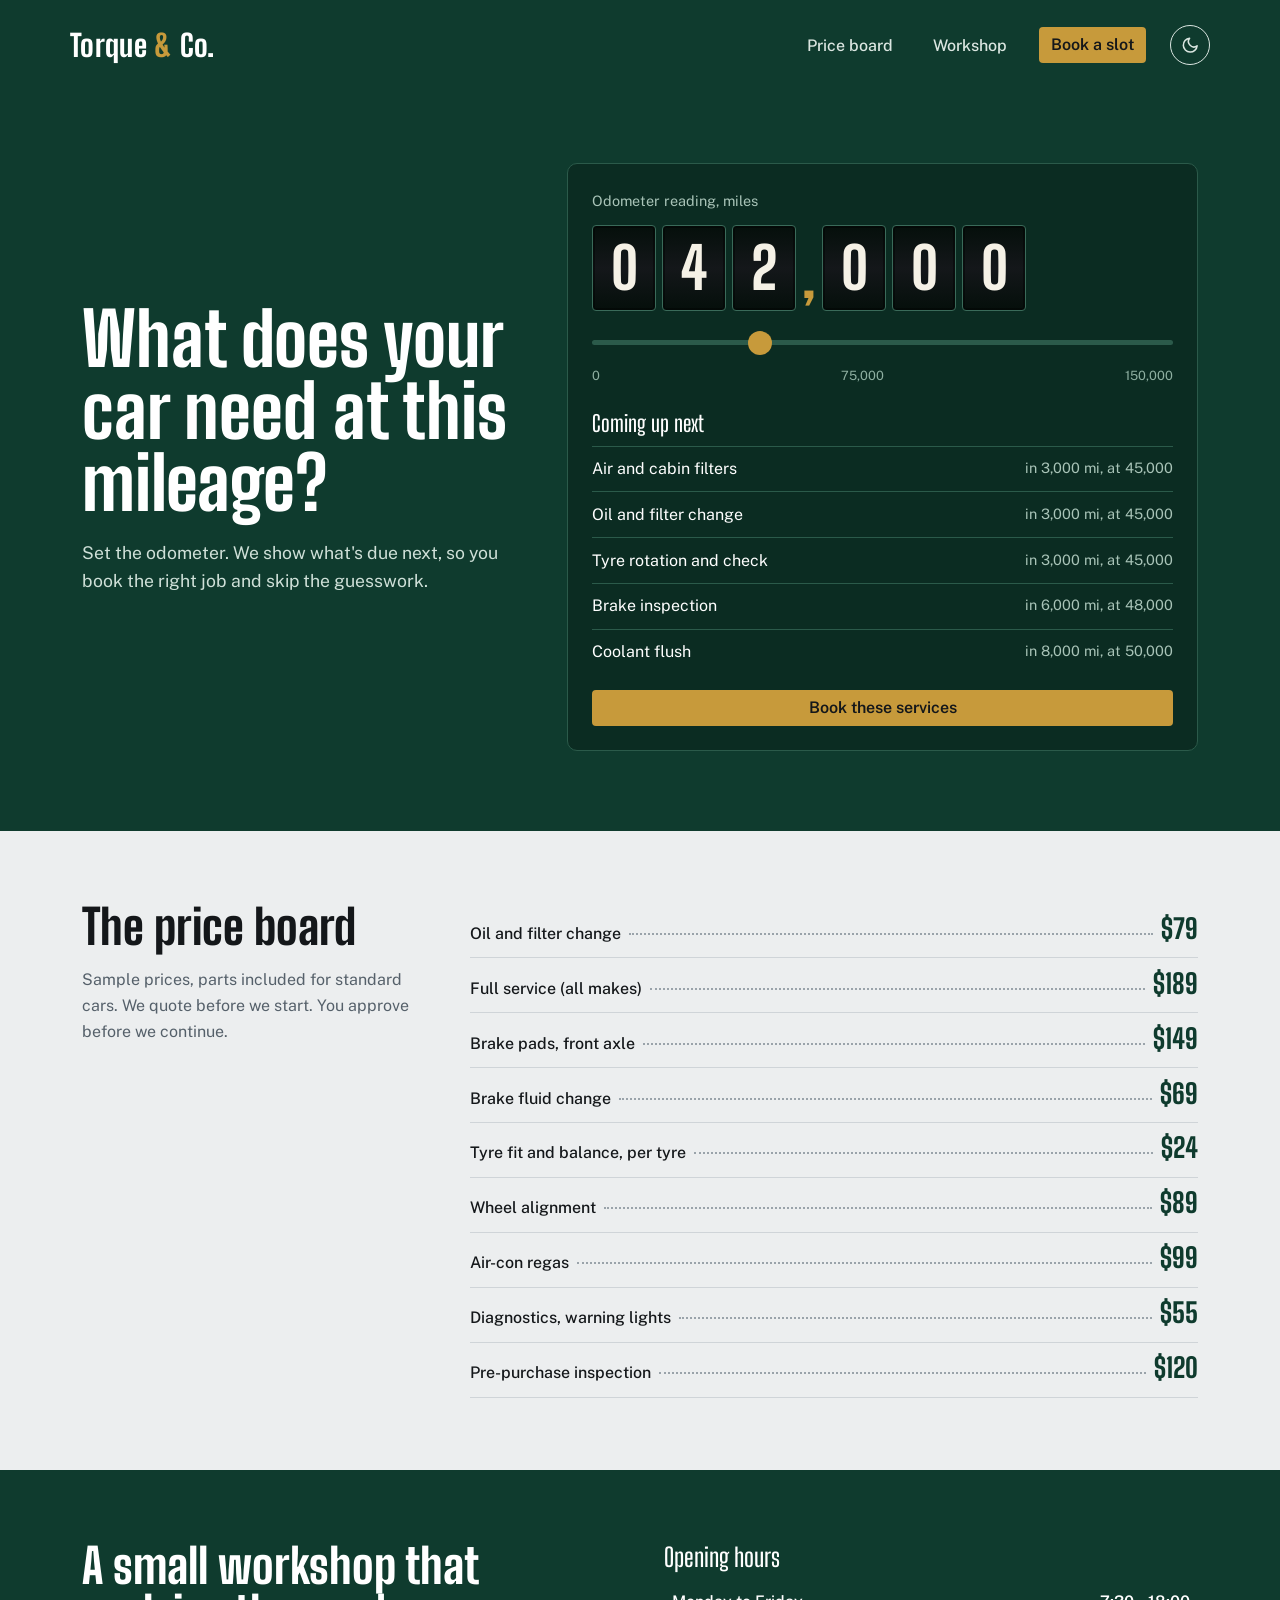
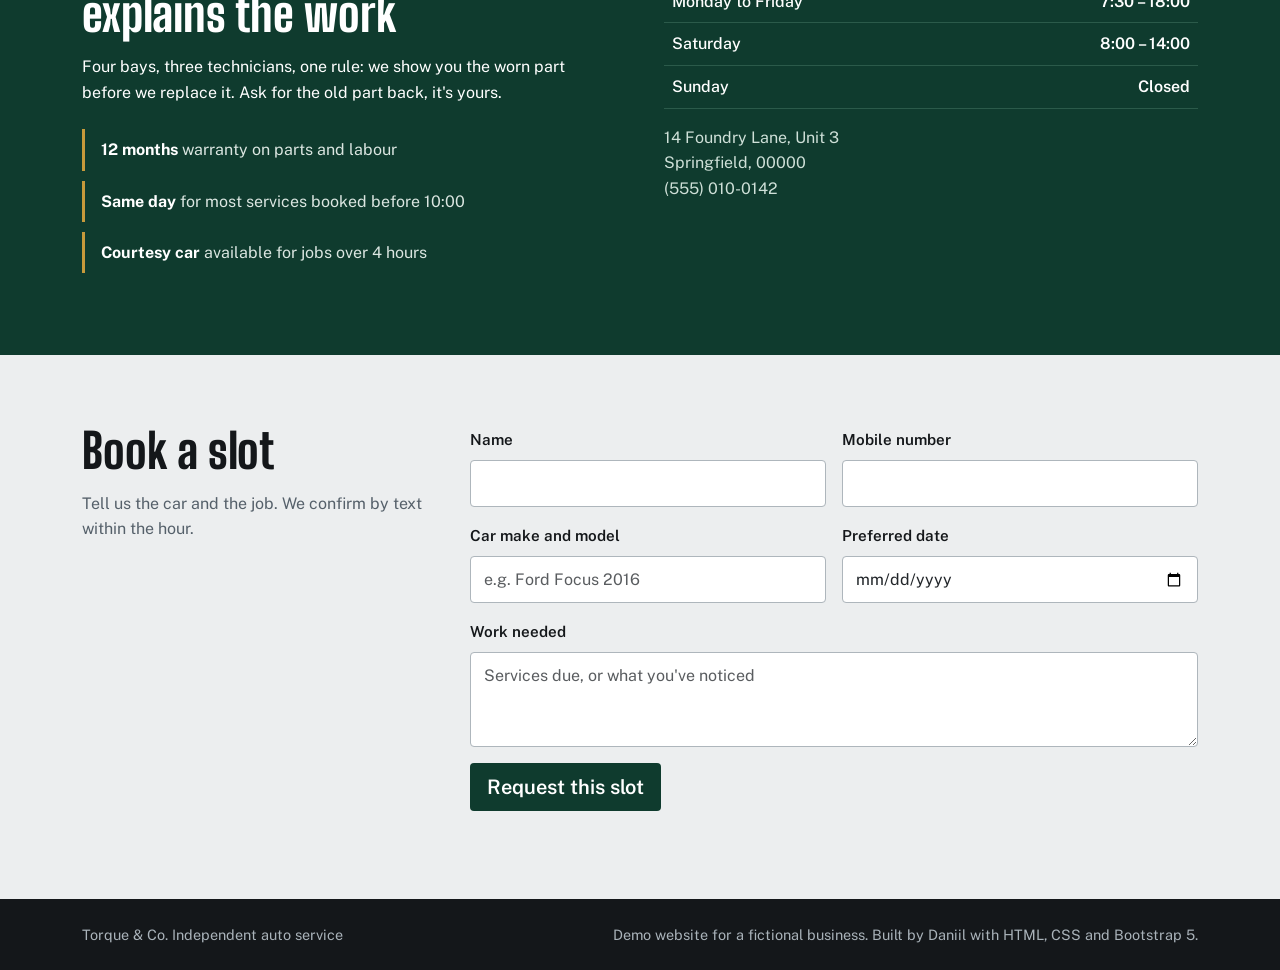
<file: torque-auto/index.html>
<!doctype html>
<html lang="en">
<head>
  <meta charset="utf-8">
  <meta name="viewport" content="width=device-width, initial-scale=1">
  <meta name="color-scheme" content="light dark">
  <script>(function(){try{var s=localStorage.getItem("theme");var t=s||(window.matchMedia("(prefers-color-scheme: dark)").matches?"dark":"light");document.documentElement.setAttribute("data-bs-theme",t)}catch(e){}})();</script>
  <title>Torque &amp; Co. – Independent auto service</title>
  <meta name="description" content="Servicing, brakes, tyres and diagnostics for all makes. Check what your car needs at its current mileage. Demo website.">
  <link rel="preconnect" href="https://fonts.googleapis.com">
  <link rel="preconnect" href="https://fonts.gstatic.com" crossorigin>
  <link href="https://fonts.googleapis.com/css2?family=Big+Shoulders+Display:wght@600;800&family=Public+Sans:wght@400;500;600&display=swap" rel="stylesheet">
  <link href="https://cdn.jsdelivr.net/npm/bootstrap@5.3.3/dist/css/bootstrap.min.css" rel="stylesheet">
  <link href="css/style.css" rel="stylesheet">
</head>
<body>
  <a class="visually-hidden-focusable skip-link" href="#main">Skip to content</a>

  <header class="topbar">
    <nav class="navbar navbar-expand-md container py-3" aria-label="Main">
      <a class="navbar-brand brand" href="#top">Torque <span>&amp;</span> Co.</a>
      <button class="navbar-toggler" type="button" data-bs-toggle="collapse" data-bs-target="#nav" aria-controls="nav" aria-expanded="false" aria-label="Toggle navigation">
        <span class="navbar-toggler-icon"></span>
      </button>
      <div class="collapse navbar-collapse" id="nav">
        <ul class="navbar-nav ms-auto align-items-md-center gap-md-4">
          <li class="nav-item"><a class="nav-link" href="#board">Price board</a></li>
          <li class="nav-item"><a class="nav-link" href="#workshop">Workshop</a></li>
          <li class="nav-item"><a class="btn btn-brass" href="#book">Book a slot</a></li>
          <li class="nav-item">
            <button class="theme-toggle" type="button" data-theme-toggle aria-pressed="false" aria-label="Switch to dark theme" title="Switch to dark theme">
              <svg class="icon-moon" viewBox="0 0 24 24" aria-hidden="true"><path d="M21 12.8A9 9 0 1 1 11.2 3a7 7 0 0 0 9.8 9.8z"/></svg>
              <svg class="icon-sun" viewBox="0 0 24 24" aria-hidden="true"><circle cx="12" cy="12" r="4"/><path d="M12 2v2M12 20v2M4.9 4.9l1.4 1.4M17.7 17.7l1.4 1.4M2 12h2M20 12h2M4.9 19.1l1.4-1.4M17.7 6.3l1.4-1.4"/></svg>
            </button>
          </li>
        </ul>
      </div>
    </nav>
  </header>

  <main id="main">
    <!-- Hero: odometer -->
    <section class="hero" id="top">
      <div class="container">
        <div class="row g-5 align-items-center">
          <div class="col-lg-5">
            <h1 class="hero-title">What does your car need at this mileage?</h1>
            <p class="hero-lead">Set the odometer. We show what's due next, so you book the right job and skip the guesswork.</p>
          </div>

          <div class="col-lg-7">
            <div class="panel" role="group" aria-labelledby="odo-label">
              <div class="odo-head">
                <span id="odo-label" class="odo-label">Odometer reading, miles</span>
              </div>
              <div class="odometer" id="odometer" aria-hidden="true"></div>
              <label for="mileage" class="visually-hidden">Mileage</label>
              <input type="range" class="form-range" id="mileage" min="0" max="150000" step="500" value="42000">
              <div class="odo-scale"><span>0</span><span>75,000</span><span>150,000</span></div>

              <h2 class="due-title">Coming up next</h2>
              <ul class="due-list" id="dueList" aria-live="polite"></ul>
              <a class="btn btn-brass w-100 mt-3" href="#book" id="bookDue">Book these services</a>
            </div>
          </div>
        </div>
      </div>
    </section>

    <!-- Price board -->
    <section class="section" id="board">
      <div class="container">
        <div class="row g-5">
          <div class="col-lg-4">
            <h2 class="section-title">The price board</h2>
            <p class="muted">Sample prices, parts included for standard cars. We quote before we start. You approve before we continue.</p>
          </div>
          <div class="col-lg-8">
            <ul class="board">
              <li><span class="job">Oil and filter change</span><span class="dots"></span><span class="price">$79</span></li>
              <li><span class="job">Full service (all makes)</span><span class="dots"></span><span class="price">$189</span></li>
              <li><span class="job">Brake pads, front axle</span><span class="dots"></span><span class="price">$149</span></li>
              <li><span class="job">Brake fluid change</span><span class="dots"></span><span class="price">$69</span></li>
              <li><span class="job">Tyre fit and balance, per tyre</span><span class="dots"></span><span class="price">$24</span></li>
              <li><span class="job">Wheel alignment</span><span class="dots"></span><span class="price">$89</span></li>
              <li><span class="job">Air-con regas</span><span class="dots"></span><span class="price">$99</span></li>
              <li><span class="job">Diagnostics, warning lights</span><span class="dots"></span><span class="price">$55</span></li>
              <li><span class="job">Pre-purchase inspection</span><span class="dots"></span><span class="price">$120</span></li>
            </ul>
          </div>
        </div>
      </div>
    </section>

    <!-- Workshop -->
    <section class="section section-green" id="workshop">
      <div class="container">
        <div class="row g-5">
          <div class="col-lg-6">
            <h2 class="section-title">A small workshop that explains the work</h2>
            <p>Four bays, three technicians, one rule: we show you the worn part before we replace it. Ask for the old part back, it's yours.</p>
            <ul class="facts">
              <li><strong>12 months</strong> warranty on parts and labour</li>
              <li><strong>Same day</strong> for most services booked before 10:00</li>
              <li><strong>Courtesy car</strong> available for jobs over 4 hours</li>
            </ul>
          </div>
          <div class="col-lg-6">
            <h3 class="hours-title">Opening hours</h3>
            <table class="table hours">
              <tbody>
                <tr><th scope="row">Monday to Friday</th><td>7:30 – 18:00</td></tr>
                <tr><th scope="row">Saturday</th><td>8:00 – 14:00</td></tr>
                <tr><th scope="row">Sunday</th><td>Closed</td></tr>
              </tbody>
            </table>
            <address class="mb-0">14 Foundry Lane, Unit 3<br>Springfield, 00000<br>(555) 010-0142</address>
          </div>
        </div>
      </div>
    </section>

    <!-- Booking -->
    <section class="section" id="book">
      <div class="container">
        <div class="row g-5">
          <div class="col-lg-4">
            <h2 class="section-title">Book a slot</h2>
            <p class="muted">Tell us the car and the job. We confirm by text within the hour.</p>
          </div>
          <div class="col-lg-8">
            <form id="bookForm" class="row g-3 needs-validation" novalidate>
              <div class="col-md-6">
                <label for="name" class="form-label">Name</label>
                <input type="text" id="name" class="form-control" autocomplete="name" required>
                <div class="invalid-feedback">Enter your name.</div>
              </div>
              <div class="col-md-6">
                <label for="phone" class="form-label">Mobile number</label>
                <input type="tel" id="phone" class="form-control" autocomplete="tel" pattern="[0-9+()\-\s]{7,}" required>
                <div class="invalid-feedback">Enter a number we can text.</div>
              </div>
              <div class="col-md-6">
                <label for="car" class="form-label">Car make and model</label>
                <input type="text" id="car" class="form-control" placeholder="e.g. Ford Focus 2016" required>
                <div class="invalid-feedback">Enter the make and model.</div>
              </div>
              <div class="col-md-6">
                <label for="date" class="form-label">Preferred date</label>
                <input type="date" id="date" class="form-control" required>
                <div class="invalid-feedback">Pick a date.</div>
              </div>
              <div class="col-12">
                <label for="jobs" class="form-label">Work needed</label>
                <textarea id="jobs" class="form-control" rows="3" placeholder="Services due, or what you've noticed"></textarea>
              </div>
              <div class="col-12">
                <button type="submit" class="btn btn-green btn-lg">Request this slot</button>
              </div>
              <div class="col-12">
                <div id="formStatus" class="form-status" role="status" hidden></div>
              </div>
            </form>
          </div>
        </div>
      </div>
    </section>
  </main>

  <footer class="site-footer">
    <div class="container d-flex flex-column flex-md-row justify-content-between gap-2">
      <span>Torque &amp; Co. Independent auto service</span>
      <span>Demo website for a fictional business. Built by Daniil with HTML, CSS and Bootstrap 5.</span>
    </div>
  </footer>

  <script src="https://cdn.jsdelivr.net/npm/bootstrap@5.3.3/dist/js/bootstrap.bundle.min.js"></script>
  <script src="js/theme.js"></script>
  <script src="js/main.js"></script>
</body>
</html>
</file>
<file: assets/css/portfolio.css>
:root {
  --bg: #edf0ee;
  --surface: #f8faf8;
  --ink: #14211a;
  --muted: #53635a;
  --line: #cbd4ce;
  --forest: #2f5d3a;
  --clay: #a94f1b;
  --on-clay: #ffffff;
  --tint: #e0e8e2;
  --radius: 8px;
}

[data-bs-theme="dark"] {
  --bg: #0e1712;
  --surface: #15221b;
  --ink: #e6ede8;
  --muted: #9db0a3;
  --line: #2a3b30;
  --forest: #86c796;
  --clay: #e5874a;
  --on-clay: #1a0f08;
  --tint: #1b2c22;
}

html { scroll-behavior: smooth; scroll-padding-top: 5rem; }

body {
  font-family: "Hanken Grotesk", system-ui, sans-serif;
  background: var(--bg);
  color: var(--ink);
  line-height: 1.65;
  font-size: 1.05rem;
}

h1, h2, h3, .brand {
  font-family: "Bricolage Grotesque", "Arial Narrow", sans-serif;
  letter-spacing: -0.02em;
}

a { color: var(--forest); }
.skip-link { position: absolute; left: .5rem; top: .5rem; z-index: 20; background: var(--clay); color: var(--on-clay); padding: .5rem .75rem; }
:focus-visible { outline: 3px solid var(--clay); outline-offset: 3px; }

/* Header */
.site-header { position: sticky; top: 0; z-index: 10; background: color-mix(in srgb, var(--bg) 92%, transparent); backdrop-filter: blur(8px); border-bottom: 1px solid var(--line); }
.brand { font-size: 1.6rem; font-weight: 800; color: var(--ink); text-decoration: none; }
.brand:hover { color: var(--forest); }
.nav-link { color: var(--ink); font-weight: 500; }
.nav-link:hover { color: var(--forest); }
.navbar-toggler { border-color: var(--line); }
[data-bs-theme="dark"] .navbar-toggler-icon { filter: invert(1); }

.theme-toggle {
  width: 2.5rem; height: 2.5rem; border-radius: 50%; border: 1.5px solid var(--ink);
  background: transparent; color: var(--ink); display: inline-grid; place-items: center; cursor: pointer;
}
.theme-toggle:hover { background: var(--tint); }
.theme-toggle svg { width: 1.15rem; height: 1.15rem; fill: none; stroke: currentColor; stroke-width: 2; stroke-linecap: round; stroke-linejoin: round; }
.theme-toggle .icon-sun { display: none; }
[data-bs-theme="dark"] .theme-toggle .icon-sun { display: inline; }
[data-bs-theme="dark"] .theme-toggle .icon-moon { display: none; }

/* Buttons */
.btn-clay { background: var(--clay); color: var(--on-clay); border: 2px solid var(--clay); border-radius: var(--radius); font-weight: 600; }
.btn-clay:hover { background: var(--clay); color: var(--on-clay); filter: brightness(1.08); }
.btn-line { background: transparent; color: var(--ink); border: 2px solid var(--ink); border-radius: var(--radius); font-weight: 600; }
.btn-line:hover { background: var(--ink); color: var(--bg); }

/* Hero */
.hero { padding: 4rem 0 5.5rem; }
.hero h1 { font-size: clamp(2.5rem, 5.6vw, 4.6rem); font-weight: 800; line-height: 1.02; max-width: 15ch; margin-bottom: 1.25rem; }
.hero .lead { max-width: 33rem; color: var(--muted); font-size: 1.2rem; }
.hero-actions { display: flex; flex-wrap: wrap; gap: .75rem; margin: 2rem 0; }
.hero-facts { list-style: none; padding: 0; margin: 0; display: grid; gap: .4rem; color: var(--muted); }
.hero-facts li { padding-left: 1rem; border-left: 3px solid var(--clay); }

.portrait { position: relative; margin: 0; max-width: 26rem; margin-inline: auto; }
.portrait::before {
  content: ""; position: absolute; inset: 1.5rem -1.25rem -1.25rem 1.5rem; z-index: 0;
  background: var(--clay); border-radius: 220px 220px 14px 14px;
}
.portrait img {
  position: relative; z-index: 1; display: block; width: 100%; height: auto;
  border-radius: 220px 220px 14px 14px; object-fit: cover; aspect-ratio: 4 / 5;
}
.portrait figcaption { position: relative; z-index: 1; margin-top: 1rem; color: var(--muted); font-size: .95rem; }

/* Sections */
.section { padding: 4.5rem 0; }
.section-surface { background: var(--surface); border-block: 1px solid var(--line); }
.section-title { font-size: clamp(1.9rem, 3.4vw, 2.8rem); font-weight: 800; line-height: 1.08; margin-bottom: 1rem; }
.muted { color: var(--muted); }

/* Work */
.work-list { margin-top: 2rem; }
.work { display: grid; grid-template-columns: 6.5rem 1fr auto; gap: 1.5rem; align-items: center; padding: 1.6rem 0; border-top: 1px solid var(--line); text-decoration: none; color: var(--ink); }
.work:last-child { border-bottom: 1px solid var(--line); }
.work:hover .work-name { text-decoration: underline; text-underline-offset: 6px; text-decoration-color: var(--clay); }
.palette { display: flex; height: 4.2rem; border-radius: 8px; overflow: hidden; border: 1px solid var(--line); }
.palette i { flex: 1; }
.work-name { font-size: 1.6rem; font-weight: 700; margin: 0 0 .15rem; }
.work-body span { color: var(--muted); display: block; }
.work-go { font-weight: 600; color: var(--forest); white-space: nowrap; }

/* Services */
.service-list { list-style: none; padding: 0; margin: 0; }
.service-list li { display: grid; grid-template-columns: 1fr auto; gap: .25rem 1.5rem; padding: 1.25rem 0; border-bottom: 1px solid var(--line); }
.service-list li:first-child { border-top: 1px solid var(--line); }
.service-name { font-weight: 600; font-size: 1.15rem; margin: 0; font-family: "Bricolage Grotesque", sans-serif; }
.service-note { grid-column: 1; margin: 0; color: var(--muted); }
.service-price { grid-column: 2; grid-row: 1; font-family: "Bricolage Grotesque", sans-serif; font-weight: 800; font-size: 1.5rem; text-align: right; white-space: nowrap; }
.service-order { grid-column: 2; grid-row: 2; text-align: right; font-weight: 600; }

/* How I work: numbered because it is a sequence */
.steps { list-style: none; counter-reset: step; padding: 0; margin: 0; }
.steps li { counter-increment: step; position: relative; padding: 0 0 1.6rem 3.4rem; }
.steps li::before {
  content: counter(step); position: absolute; left: 0; top: 0; width: 2.3rem; height: 2.3rem;
  display: grid; place-items: center; background: var(--forest); color: var(--bg);
  border-radius: 50%; font-family: "Bricolage Grotesque", sans-serif; font-weight: 800;
}
.steps li::after { content: ""; position: absolute; left: 1.1rem; top: 2.4rem; bottom: .2rem; width: 2px; background: var(--line); }
.steps li:last-child::after { display: none; }
.steps h3 { font-size: 1.2rem; margin: 0 0 .15rem; font-weight: 700; }
.steps p { margin: 0; color: var(--muted); }

.tools dt { font-weight: 600; margin-top: 1rem; }
.tools dd { margin: 0; color: var(--muted); }

/* Order */
.price-panel { background: var(--tint); border-left: 4px solid var(--clay); padding: 1rem 1.25rem; border-radius: 0 var(--radius) var(--radius) 0; margin-top: 1.5rem; }
.price-panel strong { display: block; font-size: 1.15rem; }
.price-panel .from { font-family: "Bricolage Grotesque", sans-serif; font-weight: 800; font-size: 1.8rem; color: var(--forest); }
.order-form { background: var(--surface); border: 1px solid var(--line); border-radius: 12px; padding: 1.75rem; }
.form-label { font-weight: 600; font-size: .95rem; }
.form-control, .form-select { border-radius: var(--radius); border-color: var(--line); padding: .65rem .85rem; }
.form-text, .fine { color: var(--muted); font-size: .85rem; }
.hp { position: absolute; left: -9999px; width: 1px; height: 1px; overflow: hidden; }
.form-status { padding: .9rem 1rem; border-left: 4px solid var(--forest); background: var(--tint); border-radius: 0 var(--radius) var(--radius) 0; }
.form-status.is-error { border-left-color: var(--clay); }

.site-footer { padding: 2rem 0; border-top: 1px solid var(--line); color: var(--muted); font-size: .95rem; }

@media (max-width: 575.98px) {
  .work { grid-template-columns: 4.5rem 1fr; gap: 1rem; }
  .work-go { grid-column: 2; }
  .palette { height: 3.4rem; }
  .portrait { max-width: 20rem; }
  .order-form { padding: 1.25rem; }
}
@media (prefers-reduced-motion: reduce) {
  html { scroll-behavior: auto; }
  * { transition: none !important; }
}
</file>
<file: bloom-nails/css/style.css>
:root {
  --porcelain: #fbf6f4;
  --plum: #2b1733;
  --muted: #6a5870;
  --line: #e6d9d6;
  --soft: #f3e7e4;
  --accent: #d98e9a;      /* changed by the shade picker */
  --on-accent: #2b1733;   /* text colour that stays readable on the accent */
  --radius: 999px;
  --surface: #ffffff;
  --field-line: #cdbab6;
  --line-2: #dcc9c5;
}

[data-bs-theme="dark"] {
  --porcelain: #16101a;
  --plum: #f1e7ee;
  --muted: #b8a7bf;
  --line: #352740;
  --soft: #20162a;
  --surface: #1d1426;
  --field-line: #4a3a56;
  --line-2: #3a2c45;
}

html { scroll-behavior: smooth; scroll-padding-top: 5rem; }

body {
  font-family: "Figtree", system-ui, sans-serif;
  color: var(--plum);
  background: var(--porcelain);
  line-height: 1.65;
}

h1, h2, .brand, .bottle-name, .price {
  font-family: "Instrument Serif", Georgia, serif;
  font-weight: 400;
}

.skip-link { position: absolute; left: .5rem; top: .5rem; z-index: 10; background: var(--accent); color: var(--on-accent); padding: .5rem .75rem; }
:focus-visible { outline: 3px solid var(--plum); outline-offset: 3px; }

.brand { font-size: 2rem; color: var(--plum); font-style: italic; }
.nav-link { color: var(--plum); font-weight: 500; }
.nav-link:hover { color: var(--muted); }

.btn-accent {
  background: var(--accent); color: var(--on-accent); border: 0; border-radius: var(--radius);
  font-weight: 600; padding-inline: 1.5rem; transition: background .4s, color .4s;
}
.btn-accent:hover { background: var(--accent); color: var(--on-accent); filter: brightness(.94); }

/* Hero */
.hero { padding: 3.5rem 0 5rem; }
.hero-title { font-size: clamp(3.2rem, 8vw, 6.2rem); line-height: .95; letter-spacing: -.02em; margin-bottom: 1.25rem; }
.hero-lead { max-width: 30rem; color: var(--muted); font-size: 1.1rem; }

.shades { border: 0; padding: 0; margin: 2rem 0 0; }
.shade-list { display: grid; grid-template-columns: repeat(4, 3.4rem); gap: .9rem; }
.shade { position: relative; width: 3.4rem; height: 3.4rem; }
.shade input { position: absolute; inset: 0; opacity: 0; cursor: pointer; margin: 0; }
.shade span {
  display: block; width: 100%; height: 100%; border-radius: 50%;
  background: var(--c); border: 3px solid var(--porcelain);
  box-shadow: 0 0 0 1px var(--line); transition: box-shadow .2s, transform .2s;
}
.shade input:checked + span { box-shadow: 0 0 0 3px var(--plum); transform: scale(1.08); }
.shade input:focus-visible + span { box-shadow: 0 0 0 3px var(--plum), 0 0 0 6px var(--porcelain); }

/* Bottle: the one memorable element */
.bottle { display: grid; justify-items: center; }
.bottle-cap { width: 5.5rem; height: 7.5rem; background: var(--plum); border-radius: 14px 14px 6px 6px; position: relative; z-index: 1; margin-bottom: -1rem; }
.bottle-cap::after { content: ""; position: absolute; inset: 14px 30px 14px 30px; border-radius: 8px; background: rgba(255,255,255,.12); }
.bottle-glass {
  width: min(100%, 22rem); aspect-ratio: 1 / 1.08;
  background: var(--accent); color: var(--on-accent);
  border-radius: 36% 36% 28% 28% / 22% 22% 18% 18%;
  display: flex; flex-direction: column; justify-content: flex-end; padding: 2rem;
  box-shadow: inset -18px -18px 40px rgba(0,0,0,.12), inset 14px 14px 30px rgba(255,255,255,.25);
  transition: background .5s, color .5s;
}
.bottle-name { font-size: clamp(2.4rem, 5vw, 3.4rem); line-height: 1; display: block; }
.bottle-note { display: block; font-size: .95rem; margin-top: .4rem; opacity: .85; }

/* Sections */
.section { padding: 4.5rem 0; }
.section-soft { background: var(--soft); }
.section-title { font-size: clamp(2.2rem, 4vw, 3.2rem); line-height: 1.02; margin-bottom: 1rem; }
.muted { color: var(--muted); }

/* Menu list */
.menu-list { margin: 0; }
.menu-list > div { display: grid; grid-template-columns: 1fr auto 5rem; align-items: baseline; gap: 1rem; padding: .95rem 0; border-bottom: 1px solid var(--line); }
.menu-list dt { font-weight: 600; }
.menu-list dd { margin: 0; }
.menu-list .time { color: var(--muted); font-size: .9rem; }
.menu-list .price { font-size: 1.7rem; text-align: right; line-height: 1; }

.studio-facts { list-style: none; padding: 0; margin: 0; }
.studio-facts li { padding: 1rem 0; border-bottom: 1px solid var(--line-2); }
.studio-facts strong { display: inline-block; min-width: 9rem; font-weight: 600; }

/* Form */
.form-control, .form-select { border-radius: 12px; border-color: var(--field-line); padding: .7rem .9rem; background-color: var(--surface); }
.form-control[readonly] { background: var(--soft); }
.form-label { font-weight: 600; font-size: .95rem; }
.form-status { padding: .9rem 1rem; border-left: 4px solid var(--accent); background: var(--surface); }

.site-footer { padding: 1.5rem 0; color: var(--muted); font-size: .9rem; border-top: 1px solid var(--line); }

@media (max-width: 575.98px) {
  .shade-list { grid-template-columns: repeat(4, 1fr); justify-items: start; }
  .menu-list > div { grid-template-columns: 1fr 5rem; }
  .menu-list .time { grid-column: 1; grid-row: 2; }
  .menu-list .price { grid-column: 2; grid-row: 1 / span 2; }
  .studio-facts strong { display: block; }
}
@media (prefers-reduced-motion: reduce) {
  html { scroll-behavior: auto; }
  * { transition: none !important; }
}

/* Theme toggle */
.theme-toggle { width: 2.5rem; height: 2.5rem; border-radius: 50%; border: 1.5px solid currentColor; background: transparent; color: var(--plum); display: inline-grid; place-items: center; cursor: pointer; }
.theme-toggle:hover { background: rgba(127,127,127,.18); }
.theme-toggle svg { width: 1.15rem; height: 1.15rem; fill: none; stroke: currentColor; stroke-width: 2; stroke-linecap: round; stroke-linejoin: round; }
.theme-toggle .icon-sun { display: none; }
[data-bs-theme="dark"] .theme-toggle .icon-sun { display: inline; }
[data-bs-theme="dark"] .theme-toggle .icon-moon { display: none; }
[data-bs-theme="dark"] .navbar-toggler { border-color: var(--line); }
[data-bs-theme="dark"] .navbar-toggler-icon { filter: invert(1); }
</file>
<file: drum-and-dial/css/style.css>
:root {
  --enamel: #eef3f6;
  --paper: #ffffff;
  --ink: #0e1a24;
  --blue: #0f4c81;
  --blue-deep: #0a3558;
  --tag: #ffc20e;
  --line: #c9d4dc;
  --muted: #4b5b68;
  --radius: 6px;
  --tint: #e5f0f9;
  --on-blue: #ffffff;
  --band: #0e1a24;
}

[data-bs-theme="dark"] {
  --enamel: #0b141c;
  --paper: #111e2a;
  --ink: #e7eef4;
  --blue: #5aa9e6;
  --blue-deep: #3b87c4;
  --line: #2a3c4b;
  --muted: #9db0bf;
  --tint: #16293a;
  --on-blue: #0b141c;
  --band: #060c12;
}

html { scroll-behavior: smooth; scroll-padding-top: 5rem; }

body {
  font-family: "IBM Plex Sans", system-ui, sans-serif;
  color: var(--ink);
  background: var(--enamel);
  line-height: 1.6;
}

h1, h2, h3, .brand, .ticket-title, .price-figure {
  font-family: "Archivo", "Arial Narrow", sans-serif;
  letter-spacing: -0.01em;
}

.skip-link { position: absolute; left: .5rem; top: .5rem; z-index: 10; background: var(--tag); color: #0e1a24; padding: .5rem .75rem; }

/* Header */
.site-header { background: var(--paper); border-bottom: 1px solid var(--line); position: sticky; top: 0; z-index: 5; }
.brand { font-weight: 800; font-stretch: 75%; font-size: 1.6rem; color: var(--blue); }
.nav-link { color: var(--ink); font-weight: 500; }
.nav-link:hover { color: var(--blue); }

/* Buttons */
.btn-tag { background: var(--tag); color: #0e1a24; font-weight: 600; border: 2px solid var(--ink); border-radius: var(--radius); }
.btn-tag:hover { background: #ffd24a; color: #0e1a24; }
.btn-ink { background: var(--ink); color: var(--enamel); font-weight: 600; border-radius: var(--radius); padding: .8rem 1rem; }
.btn-ink:hover { background: var(--blue); color: var(--on-blue); }
:focus-visible { outline: 3px solid var(--blue); outline-offset: 2px; }

/* Hero */
.hero { padding: 4rem 0 5rem; background:
  linear-gradient(180deg, var(--paper) 0, var(--enamel) 100%); }
.hero-title {
  font-size: clamp(2.4rem, 5.2vw, 4.2rem);
  font-weight: 800; font-stretch: 78%; line-height: 1.02;
  margin-bottom: 1.25rem; max-width: 14ch;
}
.hero-lead { max-width: 34rem; color: var(--ink); }
.hero-note { color: var(--muted); font-size: .95rem; border-left: 4px solid var(--tag); padding-left: .75rem; max-width: 34rem; }

/* Repair ticket */
.ticket {
  background: var(--paper);
  border: 2px solid var(--ink);
  border-radius: 10px;
  box-shadow: 8px 8px 0 var(--blue);
  overflow: hidden;
}
.ticket-head { display: flex; justify-content: space-between; align-items: center; padding: .85rem 1.25rem; background: var(--tag); color: #0e1a24; border-bottom: 2px solid var(--ink); }
.ticket-title { margin: 0; font-size: 1.25rem; font-weight: 800; font-stretch: 80%; }
.ticket-id { font-size: .85rem; font-weight: 600; }
.ticket-body { padding: 1.25rem 1.25rem .25rem; }
.ticket-tear { position: relative; height: 0; border-top: 2px dashed var(--ink); margin: .5rem 0 0; }
.ticket-tear::before, .ticket-tear::after {
  content: ""; position: absolute; top: -13px; width: 24px; height: 24px; border-radius: 50%;
  background: var(--enamel); border: 2px solid var(--ink);
}
.ticket-tear::before { left: -14px; }
.ticket-tear::after { right: -14px; }
.ticket-result { padding: 1.25rem; }

.symptoms { display: grid; gap: .5rem; }
.symptom { position: relative; }
.symptom input { position: absolute; opacity: 0; inset: 0; cursor: pointer; }
.symptom label {
  display: block; padding: .6rem .85rem; border: 2px solid var(--line); border-radius: var(--radius);
  cursor: pointer; font-weight: 500; transition: border-color .15s, background .15s;
}
.symptom input:checked + label { border-color: var(--blue); background: var(--tint); }
.symptom input:focus-visible + label { outline: 3px solid var(--blue); outline-offset: 2px; }
.form-label, legend.form-label { font-weight: 600; font-size: .95rem; }

.result-grid { display: grid; grid-template-columns: 1fr 1fr; gap: .9rem 1rem; margin-bottom: 1rem; }
.result-grid > div:first-child { grid-column: 1 / -1; }
.result-grid dt { font-size: .8rem; color: var(--muted); font-weight: 500; }
.result-grid dd { margin: 0; font-weight: 600; }
.price-figure { font-size: 1.7rem; font-weight: 800; font-stretch: 80%; color: var(--blue); }
.fine { font-size: .8rem; color: var(--muted); margin: .75rem 0 0; }

/* Sections */
.section { padding: 4.5rem 0; }
.section-tint { background: var(--paper); border-block: 1px solid var(--line); }
.section-ink { background: var(--band); color: #fff; }
.section-title { font-size: clamp(1.7rem, 3vw, 2.4rem); font-weight: 800; font-stretch: 82%; line-height: 1.1; margin-bottom: 1rem; }
.muted { color: var(--muted); }

/* Price table */
.price-table { --bs-table-bg: transparent; border-color: var(--line); }
.price-table thead th { font-size: .85rem; font-weight: 600; color: var(--muted); border-bottom: 2px solid var(--ink); }
.price-table tbody th { font-weight: 600; white-space: nowrap; }
.price-table td { color: var(--muted); }
.price-table td.text-end { color: var(--ink); font-weight: 700; font-size: 1.1rem; }

/* Steps: numbered because the content is a sequence */
.steps { list-style: none; counter-reset: step; padding: 0; margin: 2rem 0 0; display: grid; grid-template-columns: repeat(auto-fit, minmax(220px, 1fr)); gap: 2rem; }
.steps li { counter-increment: step; position: relative; padding-top: 3.2rem; border-top: 2px solid var(--ink); }
.steps li::before {
  content: counter(step); position: absolute; top: -2px; left: 0;
  width: 2.6rem; height: 2.6rem; display: grid; place-items: center;
  background: var(--tag); color: #0e1a24; border: 2px solid var(--ink); font-family: "Archivo", sans-serif; font-weight: 800; font-size: 1.2rem;
}
.steps h3 { font-size: 1.2rem; font-weight: 700; }
.steps p { color: var(--muted); margin: 0; }

/* FAQ */
.faq .accordion-item { background: var(--paper); border-color: var(--line); }
.faq .accordion-button { font-weight: 600; color: var(--ink); }
.faq .accordion-button:not(.collapsed) { background: var(--tint); color: var(--ink); box-shadow: none; }

/* Booking */
.section-ink .form-label { font-weight: 600; }
.section-ink .form-control, .section-ink .form-select { border-radius: var(--radius); padding: .65rem .8rem; }
.form-status { padding: .9rem 1rem; border-left: 4px solid var(--tag); background: rgba(255,255,255,.08); }

.site-footer { padding: 1.5rem 0; font-size: .9rem; color: var(--muted); background: var(--paper); border-top: 1px solid var(--line); }

@media (max-width: 575.98px) {
  .result-grid { grid-template-columns: 1fr; }
  .ticket { box-shadow: 5px 5px 0 var(--blue); }
}
@media (prefers-reduced-motion: reduce) {
  html { scroll-behavior: auto; }
  * { transition: none !important; }
}

/* Theme toggle */
.theme-toggle { width: 2.5rem; height: 2.5rem; border-radius: 50%; border: 1.5px solid currentColor; background: transparent; color: var(--ink); display: inline-grid; place-items: center; cursor: pointer; }
.theme-toggle:hover { background: rgba(127,127,127,.18); }
.theme-toggle svg { width: 1.15rem; height: 1.15rem; fill: none; stroke: currentColor; stroke-width: 2; stroke-linecap: round; stroke-linejoin: round; }
.theme-toggle .icon-sun { display: none; }
[data-bs-theme="dark"] .theme-toggle .icon-sun { display: inline; }
[data-bs-theme="dark"] .theme-toggle .icon-moon { display: none; }
[data-bs-theme="dark"] .navbar-toggler { border-color: var(--line); }
[data-bs-theme="dark"] .navbar-toggler-icon { filter: invert(1); }
</file>
<file: torque-auto/css/style.css>
:root {
  --green: #0f3b2e;
  --green-2: #164f3d;
  --brass: #c79a3b;
  --brass-dark: #8d6a1c;
  --steel: #eceeef;
  --ink: #14171a;
  --muted: #55606a;
  --line: #cfd4d8;
  --radius: 4px;
  --surface: #ffffff;
  --price: var(--green);
  --footer: #14171a;
  --field-line: #aeb6bc;
  --btn-bg: var(--green);
  --btn-fg: #ffffff;
}

[data-bs-theme="dark"] {
  --steel: #0d1311;
  --ink: #e8ece9;
  --muted: #9aa8a1;
  --line: #26332d;
  --surface: #151d19;
  --price: var(--brass);
  --footer: #070b09;
  --field-line: #33423b;
  --btn-bg: var(--brass);
  --btn-fg: #14171a;
}

html { scroll-behavior: smooth; scroll-padding-top: 5rem; }

body {
  font-family: "Public Sans", system-ui, sans-serif;
  color: var(--ink);
  background: var(--steel);
  line-height: 1.6;
}

h1, h2, h3, .brand, .odometer, .price {
  font-family: "Big Shoulders Display", "Arial Narrow", sans-serif;
}

.skip-link { position: absolute; left: .5rem; top: .5rem; z-index: 10; background: var(--brass); color: #14171a; padding: .5rem .75rem; }
:focus-visible { outline: 3px solid var(--brass); outline-offset: 2px; }

/* Header */
.topbar { background: var(--green); position: sticky; top: 0; z-index: 5; }
.brand { color: #fff; font-weight: 800; font-size: 1.9rem; letter-spacing: .01em; }
.brand span { color: var(--brass); }
.brand:hover { color: #fff; }
.topbar .nav-link { color: #dbe6e1; font-weight: 500; }
.topbar .nav-link:hover { color: #fff; }
.topbar .navbar-toggler { border-color: rgba(255,255,255,.4); }
.topbar .navbar-toggler-icon { filter: invert(1); }

.btn-brass { background: var(--brass); color: #14171a; font-weight: 600; border: 0; border-radius: var(--radius); }
.btn-brass:hover { background: #d6aa4c; color: #14171a; }
.btn-green { background: var(--btn-bg); color: var(--btn-fg); font-weight: 600; border-radius: var(--radius); }
.btn-green:hover { background: var(--btn-bg); color: var(--btn-fg); filter: brightness(1.12); }

/* Hero */
.hero { background: var(--green); color: #fff; padding: 4.5rem 0 5rem; }
.hero-title { font-size: clamp(2.6rem, 6vw, 4.6rem); font-weight: 800; line-height: .98; margin-bottom: 1.25rem; }
.hero-lead { color: #cfe0d8; max-width: 30rem; font-size: 1.1rem; }

.panel { background: #0b2c22; border: 1px solid #2b5a4a; border-radius: 10px; padding: 1.5rem; }
.odo-label { font-size: .9rem; color: #a9c4b8; }

/* Odometer wheels */
.odometer { display: flex; gap: 6px; margin: .75rem 0 1rem; }
.wheel {
  flex: 1; max-width: 64px; aspect-ratio: 3 / 4; display: grid; place-items: center;
  background: linear-gradient(180deg, #050f0b 0%, #14171a 50%, #050f0b 100%);
  border: 1px solid #3a6a59; border-radius: 4px;
  color: #f5f1e6; font-weight: 800; font-size: clamp(2.2rem, 7vw, 3.6rem); line-height: 1;
  box-shadow: inset 0 0 0 2px rgba(0,0,0,.4);
}
.wheel.sep { background: none; border: 0; box-shadow: none; max-width: 14px; color: var(--brass); align-self: end; padding-bottom: .4rem; }

.form-range { height: 2rem; }
.form-range::-webkit-slider-runnable-track { background: #2b5a4a; height: .35rem; border-radius: 4px; }
.form-range::-webkit-slider-thumb { background: var(--brass); width: 1.5rem; height: 1.5rem; margin-top: -.55rem; border: 0; }
.form-range::-moz-range-track { background: #2b5a4a; height: .35rem; border-radius: 4px; }
.form-range::-moz-range-thumb { background: var(--brass); width: 1.5rem; height: 1.5rem; border: 0; }
.form-range:focus { box-shadow: none; }
.form-range:focus-visible::-webkit-slider-thumb { outline: 3px solid #fff; outline-offset: 2px; }
.odo-scale { display: flex; justify-content: space-between; font-size: .8rem; color: #8fb0a2; }

.due-title { font-size: 1.4rem; font-weight: 600; margin: 1.5rem 0 .5rem; }
.due-list { list-style: none; padding: 0; margin: 0; }
.due-list li { display: flex; justify-content: space-between; gap: 1rem; padding: .6rem 0; border-top: 1px solid #2b5a4a; }
.due-list .when { color: #a9c4b8; font-size: .9rem; white-space: nowrap; }
.due-list .now { color: var(--brass); font-weight: 600; }

/* Sections */
.section { padding: 4.5rem 0; }
.section-title { font-size: clamp(2rem, 4vw, 3rem); font-weight: 800; line-height: 1; margin-bottom: 1rem; }
.muted { color: var(--muted); }
.section-green { background: var(--green); color: #fff; }
.section-green .section-title { color: #fff; }

/* Price board with dotted leaders */
.board { list-style: none; margin: 0; padding: 0; }
.board li { display: flex; align-items: baseline; gap: .5rem; padding: .7rem 0; border-bottom: 1px solid var(--line); }
.board .job { font-weight: 500; }
.board .dots { flex: 1; border-bottom: 2px dotted #9aa3aa; transform: translateY(-4px); min-width: 1rem; }
.board .price { font-size: 1.7rem; font-weight: 800; line-height: 1; color: var(--price); }

.facts { list-style: none; padding: 0; margin: 1.5rem 0 0; }
.facts li { padding: .5rem 0 .5rem 1rem; border-left: 3px solid var(--brass); margin-bottom: .6rem; color: #dbe6e1; }
.facts strong { color: #fff; }

.hours-title { font-size: 1.6rem; font-weight: 600; }
.hours { --bs-table-bg: transparent; --bs-table-color: #fff; --bs-table-border-color: #2b5a4a; }
.hours th { font-weight: 500; }
.hours td { text-align: right; font-weight: 600; }
.section-green address { color: #cfe0d8; }

/* Form */
.form-control, .form-select { border-radius: var(--radius); padding: .65rem .8rem; border-color: var(--field-line); }
.form-label { font-weight: 600; font-size: .95rem; }
.form-status { padding: .9rem 1rem; border-left: 4px solid var(--brass); background: var(--surface); }

.site-footer { background: var(--footer); color: #aab3ba; padding: 1.5rem 0; font-size: .9rem; }

@media (max-width: 575.98px) {
  .wheel { font-size: 2.1rem; }
}
@media (prefers-reduced-motion: reduce) {
  html { scroll-behavior: auto; }
  * { transition: none !important; }
}

/* Theme toggle */
.theme-toggle { width: 2.5rem; height: 2.5rem; border-radius: 50%; border: 1.5px solid currentColor; background: transparent; color: #dbe6e1; display: inline-grid; place-items: center; cursor: pointer; }
.theme-toggle:hover { background: rgba(127,127,127,.18); }
.theme-toggle svg { width: 1.15rem; height: 1.15rem; fill: none; stroke: currentColor; stroke-width: 2; stroke-linecap: round; stroke-linejoin: round; }
.theme-toggle .icon-sun { display: none; }
[data-bs-theme="dark"] .theme-toggle .icon-sun { display: inline; }
[data-bs-theme="dark"] .theme-toggle .icon-moon { display: none; }
</file>
